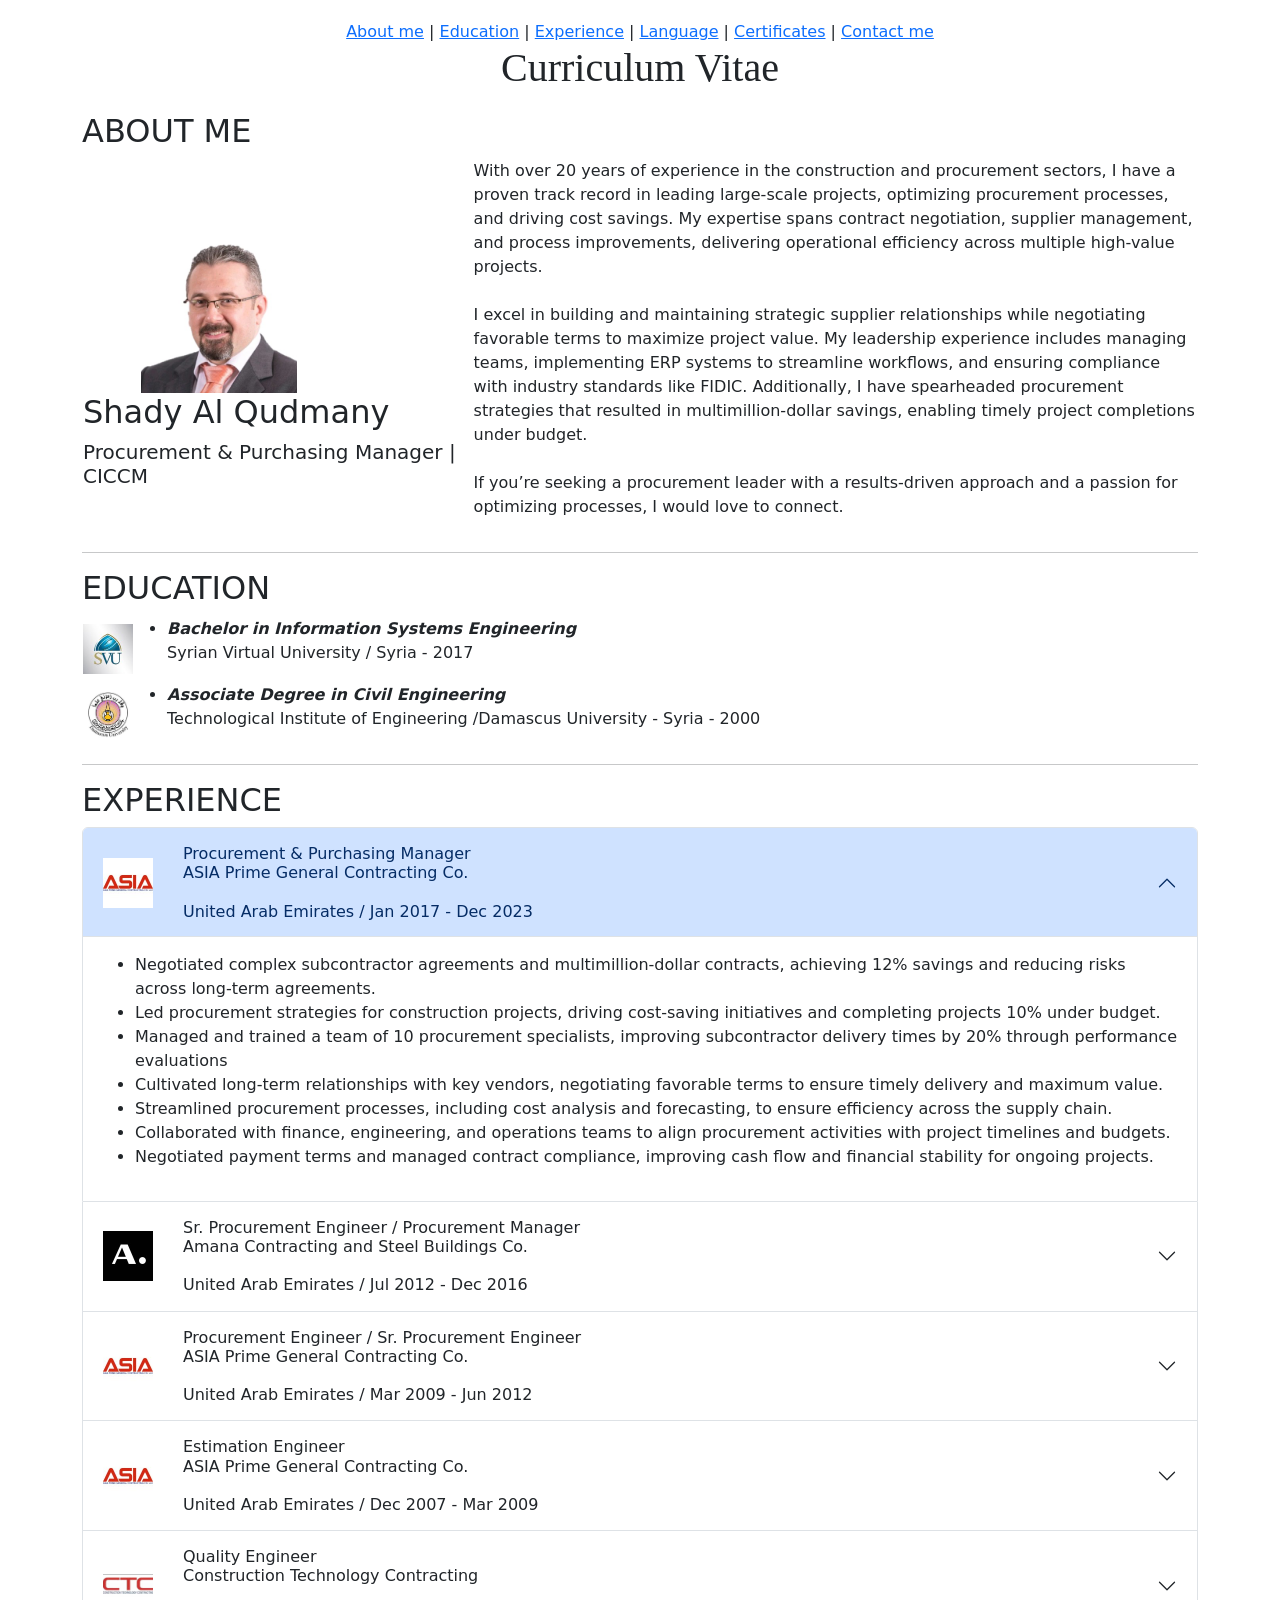
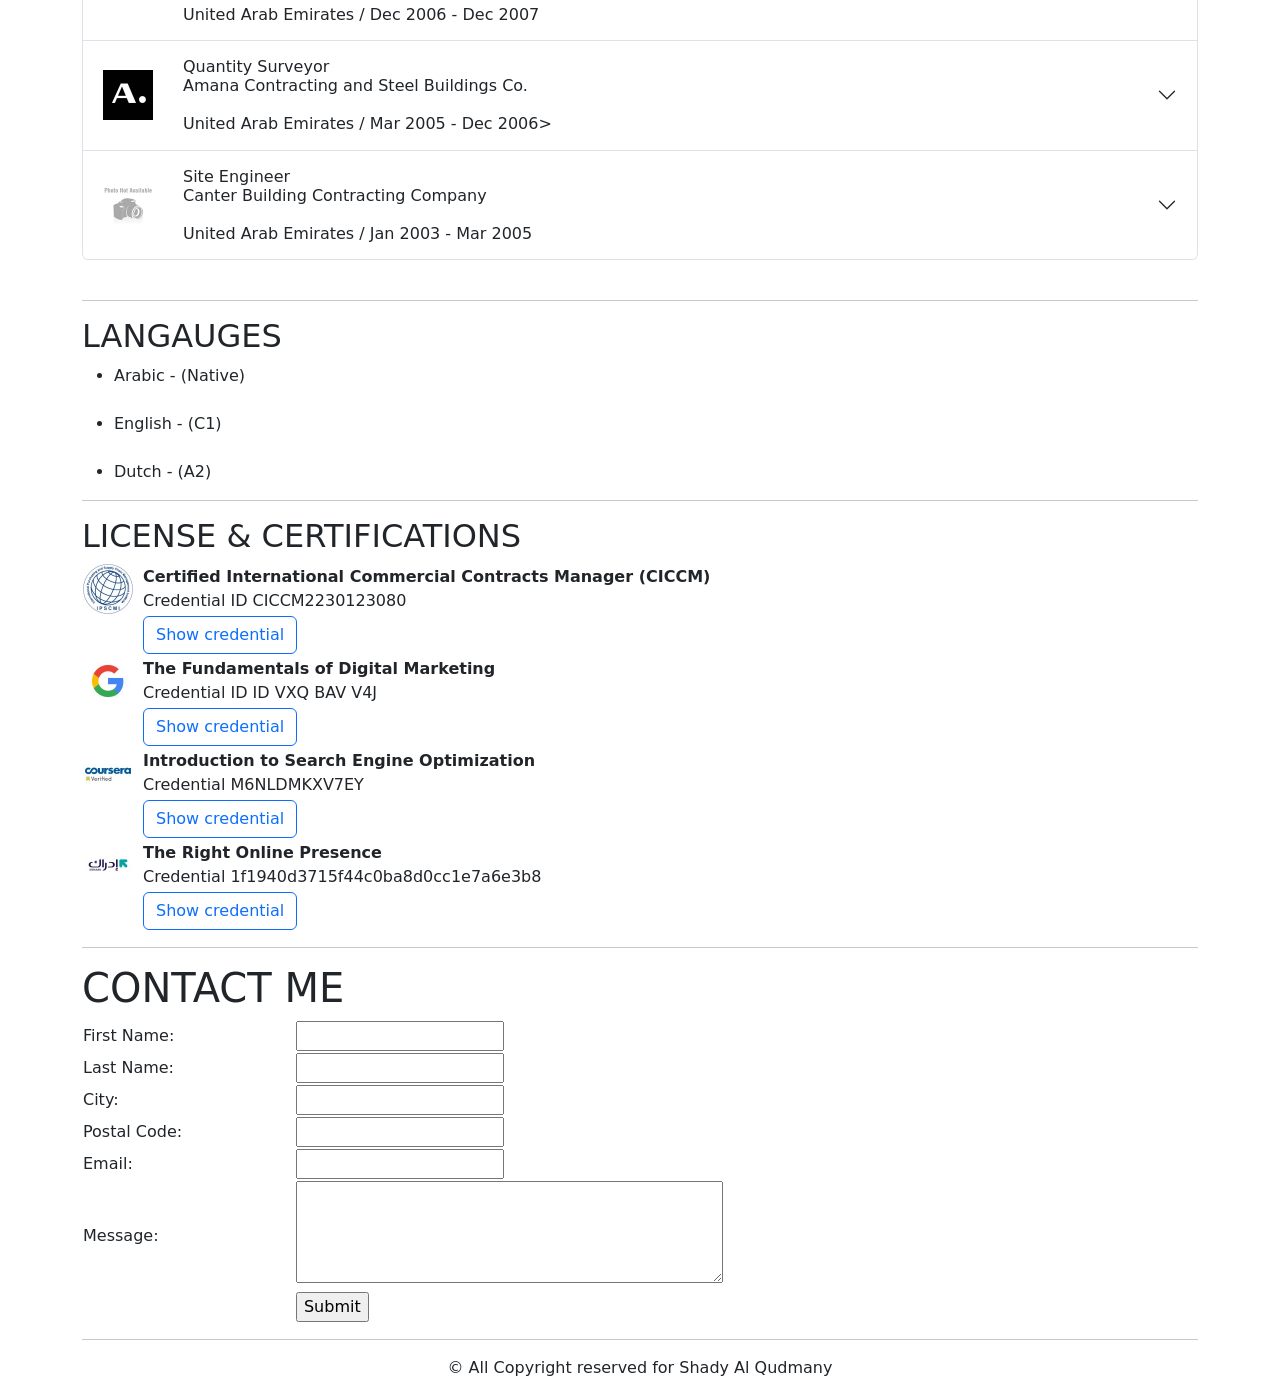
<file: Front End Frameworks/Assignment 2 -Time to Bootstrap/index.html>
<!DOCTYPE html>
<html lang="en">

<head>
    <meta charset="UTF-8">
    <meta name="viewport" content="width=device-width, initial-scale=1.0">
    <link href="./css/bootstrap.min.css" rel="stylesheet">
    <title>Curriculum Vitae</title>
    <style>
        body {
            background-color: rgb(255, 255, 255);
        }

        .main-header {
            text-align: center;
            margin: 20px;
        }
    </style>
</head>

<body>
    <div class="container">
        <header class="main-header">
            <nav>
                <a href="#about-me">About me</a> |
                <a href="#education">Education</a> |
                <a href="#experience">Experience</a> |
                <a href="#language">Language</a> |
                <a href="#certificate">Certificates</a> |
                <a href="#contact">Contact me</a>
            </nav>
            <h1 style="font-family:cursive"> Curriculum Vitae</h1>
        </header>
        <h2><a id="about-me">ABOUT ME</a></h2>
        <table>
            <tr>
                <td width="35%">
                    <a href="./Images/Shady.jpeg"> <img src="./Images/Shady.jpeg" alt="Shady Image" width="40%"
                            style="margin-left: 15%; margin-top: 10%;" /></a>
                    <h2> Shady Al Qudmany</h2>
                    <h5>Procurement & Purchasing Manager | CICCM </h5>
                </td>
                <td>
                    <p>
                        With over 20 years of experience in the construction and procurement sectors, I have a proven
                        track
                        record
                        in
                        leading large-scale projects, optimizing procurement processes, and driving cost savings. My
                        expertise spans
                        contract negotiation, supplier management, and process improvements, delivering operational
                        efficiency
                        across
                        multiple high-value projects.<br> <br>
                        I excel in building and maintaining strategic supplier relationships while negotiating favorable
                        terms to
                        maximize project value. My leadership experience includes managing teams, implementing ERP
                        systems
                        to
                        streamline
                        workflows, and ensuring compliance with industry standards like FIDIC. Additionally, I have
                        spearheaded
                        procurement strategies that resulted in multimillion-dollar savings, enabling timely project
                        completions
                        under
                        budget. <br><br>
                        If you’re seeking a procurement leader with a results-driven approach and a passion for
                        optimizing
                        processes, I
                        would love to connect.
                    </p>
                </td>

            </tr>
        </table>
        <hr>
        <h2><a id="education">EDUCATION</a></h2>
        <table>
            <tbody>
                <tr>
                    <td> <img src="Images/syrianvirtualuniversity_logo.jpeg" alt="SVU_Image" width="50"> </td>
                    <td>
                        <ul>
                            <li>
                                <i><b>Bachelor in Information Systems Engineering </b></i><br>
                                Syrian Virtual University / Syria - 2017
                            </li>
                        </ul>
                    </td>
                </tr>
                <tr>
                    <td> <img src="Images/damascus_logo.jpeg" alt="Damascus" width="50"> </td>
                    <td>
                        <ul>
                            <li>
                                <i><b>Associate Degree in Civil Engineering </b></i><br>
                                Technological Institute of Engineering /Damascus University - Syria - 2000
                            </li>
                        </ul>
                    </td>
                </tr>
            </tbody>
        </table>

        <hr>
        <h2><a id="experience"> EXPERIENCE </a></h2>

        <!-- Bigning of Accordion -->
        <div class="accordion" id="accordionExample">

            <!-- First Accordion -->
            <div class="accordion-item">
                <h2 class="accordion-header">
                    <button class="accordion-button" type="button" data-bs-toggle="collapse"
                        data-bs-target="#collapseOne" aria-expanded="true" aria-controls="collapseOne">
                        <img src="Images/asiaprime_logo.jpeg" alt="asiaprime" width="50" style="margin: 0 30px 0 0;">
                        Procurement & Purchasing Manager
                        <br>
                        ASIA Prime General Contracting Co. <br><br>
                        United Arab Emirates / Jan 2017 - Dec 2023
                    </button>
                </h2>
                <div id="collapseOne" class="accordion-collapse collapse show" data-bs-parent="#accordionExample">
                    <div class="accordion-body">
                        <ul>
                            <li>
                                Negotiated complex subcontractor agreements and multimillion-dollar contracts,
                                achieving 12% savings and reducing risks across long-term agreements.
                            </li>
                            <li>
                                Led procurement strategies for construction projects, driving cost-saving initiatives
                                and completing projects 10% under budget.
                            </li>
                            <li>
                                Managed and trained a team of 10 procurement specialists, improving subcontractor
                                delivery times by 20% through performance evaluations
                            </li>
                            <li>
                                Cultivated long-term relationships with key vendors, negotiating favorable terms to
                                ensure timely delivery and maximum value.
                            </li>
                            <li>
                                Streamlined procurement processes, including cost analysis and forecasting, to
                                ensure efficiency across the supply chain.
                            </li>
                            <li>
                                Collaborated with finance, engineering, and operations teams to align procurement
                                activities with project timelines and budgets.
                            </li>
                            <li>Negotiated payment terms and managed contract compliance, improving cash flow
                                and financial stability for ongoing projects.
                            </li>
                        </ul>
                    </div>
                </div>
            </div>

            <!-- Second Accordion -->
            <div class="accordion-item">
                <h2 class="accordion-header">
                    <button class="accordion-button collapsed" type="button" data-bs-toggle="collapse"
                        data-bs-target="#collapseTwo" aria-expanded="false" aria-controls="collapseTwo">
                        <img src="Images/groupamana_logo.jpeg" alt="amana" width="50" style="margin: 0 30px 0 0;">
                        Sr. Procurement Engineer / Procurement Manager<br>
                        Amana Contracting and Steel Buildings Co.<br><br>
                        United Arab Emirates / Jul 2012 - Dec 2016
                    </button>
                </h2>
                <div id="collapseTwo" class="accordion-collapse collapse" data-bs-parent="#accordionExample">
                    <div class="accordion-body">
                        <ul>
                            <li>
                                Oversaw all procurement activities for projects, coordinating with site teams to align
                                procurement schedules with project timelines.
                            </li>
                            <li>
                                Managed and delegated tasks within the procurement team, reviewing and approving
                                price offers from subcontractors and suppliers.
                            </li>
                            <li>
                                Supported the construction team in securing client/consultant approvals for critical
                                materials and subcontractors as required.
                            </li>
                            <li>
                                Led procurement and subcontracts division, negotiating pricing, terms, and contracts
                                to maximize savings and meet project budget goals.
                            </li>
                            <li>
                                Developed and maintained a supplier and subcontractor performance evaluation
                                system, incorporating feedback from both procurement and construction teams.
                            </li>
                            <li>
                                Provided insights to the Business Development and Estimation teams on current
                                market prices and the availability of new materials.
                            </li>
                        </ul>
                    </div>
                </div>
            </div>

            <!-- Third Accordion -->
            <div class="accordion-item">
                <h2 class="accordion-header">
                    <button class="accordion-button collapsed" type="button" data-bs-toggle="collapse"
                        data-bs-target="#collapseThree" aria-expanded="false" aria-controls="collapseThree">
                        <img src="Images/asiaprime_logo.jpeg" alt="asiaprime" width="50" style="margin: 0 30px 0 0;">
                        Procurement Engineer / Sr. Procurement Engineer<br>
                        ASIA Prime General Contracting Co. <br> <br>
                        United Arab Emirates / Mar 2009 - Jun 2012
                    </button>
                </h2>
                <div id="collapseThree" class="accordion-collapse collapse" data-bs-parent="#accordionExample">
                    <div class="accordion-body">
                        <ul>
                            <li>
                                Reviewed and analyzed contract documents and vendor offers, ensuring alignment
                                with technical, commercial, and budgetary requirements for management approval.
                            </li>
                            <li>
                                Negotiated vendor prices and contract terms, ensuring compliance with project
                                specifications while addressing quality, timeline, and cost constraints.
                            </li>
                            <li>
                                Coordinated with construction teams and vendors to ensure timely delivery of
                                materials, managing pre-qualification documents and client approvals.
                            </li>
                            <li>
                                Issued Letters of Intent and subcontracts, ensuring compliance with contractual
                                agreements and overseeing subcontractor insurance and bonds.
                            </li>
                            <li>
                                Developed and maintained a supplier performance evaluation system, streamlining
                                procurement through cost analysis, forecasting, and vendor reviews.
                            </li>
                        </ul>
                    </div>
                </div>
            </div>

            <!-- Forth Accordion -->
            <div class="accordion-item">
                <h2 class="accordion-header">
                    <button class="accordion-button collapsed" type="button" data-bs-toggle="collapse"
                        data-bs-target="#collapseFour" aria-expanded="false" aria-controls="collapseFour">
                        <img src="Images/asiaprime_logo.jpeg" alt="asiaprime" width="50" style="margin: 0 30px 0 0;">
                        Estimation Engineer <br>
                        ASIA Prime General Contracting Co. <br> <br>
                        United Arab Emirates / Dec 2007 - Mar 2009
                    </button>
                </h2>
                <div id="collapseFour" class="accordion-collapse collapse" data-bs-parent="#accordionExample">
                    <div class="accordion-body">
                        <ul>
                            <li>
                                Reviewed tender documents and conducted site visits to assess project requirements
                                for accurate estimations.
                            </li>
                            <li>
                                Compiled estimation data, collaborating with quantity surveyors to align cost
                                schedules with project requirements.
                            </li>
                            <li>
                                Coordinated with the engineering team on design-build projects, ensuring submission
                                compliance and pricing accuracy.
                            </li>
                            <li>
                                Managed RFIs and liaised with suppliers for competitive quotes, ensuring timely
                                delivery of estimation documents aligned with project timelines.
                            </li>
                        </ul>
                    </div>
                </div>
            </div>

            <!-- Fifth Accordion -->
            <div class="accordion-item">
                <h2 class="accordion-header">
                    <button class="accordion-button collapsed" type="button" data-bs-toggle="collapse"
                        data-bs-target="#collapseFive" aria-expanded="false" aria-controls="collapseFive">
                        <img src="Images/CTC.jpeg" alt="ctc" width="50" style="margin: 0 30px 0 0;">
                        Quality Engineer<br>
                        Construction Technology Contracting <br><br>
                        United Arab Emirates / Dec 2006 - Dec 2007
                    </button>
                </h2>
                <div id="collapseFive" class="accordion-collapse collapse" data-bs-parent="#accordionExample">
                    <div class="accordion-body">
                        <ul>
                            <li>
                                Contributed to the development and improvement of the Quality Management
                                System (QMS), ensuring compliance with industry standards and company objectives.
                            </li>
                            <li>
                                Supported Quality Inspectors in maintaining adherence to quality requirements, while
                                collaborating on the customization of Timberline estimating software to meet
                                operational needs.
                            </li>
                        </ul>
                    </div>
                </div>
            </div>

            <!-- Sixth Accordion -->
            <div class="accordion-item">
                <h2 class="accordion-header">
                    <button class="accordion-button collapsed" type="button" data-bs-toggle="collapse"
                        data-bs-target="#collapseSix" aria-expanded="false" aria-controls="collapseSix">
                        <img src="Images/groupamana_logo.jpeg" alt="ctc" width="50" style="margin: 0 30px 0 0;">
                        Quantity Surveyor<br>
                        Amana Contracting and Steel Buildings Co. <br><br>
                        United Arab Emirates / Mar 2005 - Dec 2006>
                    </button>
                </h2>
                <div id="collapseSix" class="accordion-collapse collapse" data-bs-parent="#accordionExample">
                    <div class="accordion-body">
                        <ul>
                            <li>
                                Developed and implemented cost control procedures and budgets, collaborating with
                                Project Managers to optimize project expenses and profitability.
                            </li>
                            <li>
                                Managed change orders, subcontractor valuations, and claims, ensuring compliance
                                with contractual obligations and supporting the estimation team with cost
                                assessments.
                            </li>
                        </ul>
                    </div>
                </div>
            </div>

            <!-- Seven Accordion -->
            <div class="accordion-item">
                <h2 class="accordion-header">
                    <button class="accordion-button collapsed" type="button" data-bs-toggle="collapse"
                        data-bs-target="#collapseSeven" aria-expanded="false" aria-controls="collapseSeven">
                        <img src="Images/photo_not_available.gif" alt="photo not avilable" width="50"
                            style="margin: 0 30px 0 0;">
                        Site Engineer <br>
                        Canter Building Contracting Company <br><br>
                        United Arab Emirates / Jan 2003 - Mar 2005
                    </button>
                </h2>
                <div id="collapseSeven" class="accordion-collapse collapse" data-bs-parent="#accordionExample">
                    <div class="accordion-body">
                        <ul>
                            <li>
                                Reviewed construction drawings and drafted method statements to ensure
                                compliance with project specifications, while coordinating material delivery and
                                resource allocation. </li>
                            <li>
                                Monitored project progress, overseeing safety, quality control, and team productivity
                                to meet milestones and maintain project timelines. </li>
                        </ul>
                    </div>
                </div>
            </div>
        </div>
        <br>
        <hr>

        <h2><a id="language"> LANGAUGES </a></h2>
        <ul>
            <li>
                Arabic - (Native)
            </li> <br>
            <li>
                English - (C1)
            </li> <br>
            <li>
                Dutch - (A2)
            </li>
        </ul>
        <hr>

        <h2><a id="certificate"> LICENSE & CERTIFICATIONS </a></h2>
        <table>
            <tr>
                <td width="60px">
                    <img src="Images/CICCM logo.jpeg" alt="CICCM" width="50">
                </td>
                <td>
                    <strong>Certified International Commercial Contracts Manager (CICCM) </strong> <br>
                    Credential ID CICCM2230123080
                </td>
            <tr>
                <td></td>
                <td>
                    <a href="https://drive.google.com/file/d/153j_loigAVQNmXMIf56dI6yRtZIIy1zH/view?usp=share_link"
                        target="_blank"><input type="button" value="Show credential"
                            class="btn btn-outline-primary"></a>
                </td>
            </tr>
            </tr>

            <tr>
                <td width="60px">
                    <img src="Images/Google.jpeg" alt="google" width="50">
                </td>
                <td>
                    <strong> The Fundamentals of Digital Marketing </strong> <br>
                    Credential ID ID VXQ BAV V4J
                </td>
            <tr>
                <td></td>
                <td>
                    <a href="https://drive.google.com/file/d/1ZFE-YmUwwxJt8St6-dDQo0NQ9wjXwXpg/view"
                        target="_blank"><input type="button" value="Show credential"
                            class="btn btn-outline-primary"></a>
                </td>
            </tr>
            </tr>

            <tr>
                <td width="60px">
                    <img src="Images/Coursera Logo.jpeg" alt="coursera" width="50">
                </td>
                <td>
                    <strong> Introduction to Search Engine Optimization </strong> <br>
                    Credential M6NLDMKXV7EY
                </td>
            <tr>
                <td></td>
                <td>
                    <a href="https://www.coursera.org/account/accomplishments/certificate/M6NLDMKXV7EY"
                        target="_blank"><input type="button" value="Show credential"
                            class="btn btn-outline-primary"></a>
                </td>
            </tr>
            </tr>

            <tr>
                <td width="60px">
                    <img src="Images/edraak_logo.jpeg" alt="edraak" width="50">
                </td>
                <td>
                    <strong> The Right Online Presence </strong> <br>
                    Credential 1f1940d3715f44c0ba8d0cc1e7a6e3b8
                </td>
            <tr>
                <td></td>
                <td>
                    <a href="https://courses.edraak.org/certificates/1f1940d3715f44c0ba8d0cc1e7a6e3b8"
                        target="_blank"><input type="button" value="Show credential"
                            class="btn btn-outline-primary"></a>
                </td>
            </tr>
            </tr>

        </table>
        <hr>

        <form action="">
            <table width="100%">
                <tr>
                    <h1 id="contact">CONTACT ME</h1>
                </tr>
                <tr>
                    <td><label for="FirstName">First Name:</label></td>
                    <td><input type="text" id="FirstName" name="FirstName" required></td>
                </tr>
                <tr>
                    <td><label for="LastName">Last Name:</label></td>
                    <td><input type="text" id="LastName" name="LastName" required></td>
                </tr>
                <tr>
                    <td><label for="City">City:</label></td>
                    <td><input type="text" id="City" name="City" required></td>
                </tr>
                <tr>
                </tr>
                <tr>
                    <td><label for="postcode">Postal Code:</label></td>
                    <td><input type="text" id="postcode" name="postcode" required></td>
                </tr>
                <tr>
                    <td><label for="Email">Email:</label></td>
                    <td><input type="email" id="Email" name="Email" required oninput="validateEmails()"></td>
                </tr>
                <tr>
                <tr>
                    <td><label for="comments">Message:</label></td>
                    <td><textarea id="comments" name="comments" rows="4" cols="50"></textarea></td>
                </tr>
                <tr>
                    <td></td>
                    <td> <input type="submit" value="Submit">
                    </td>
                </tr>
            </table>
            <hr>
    </div>
    <footer style="text-align: center">
        &copy; All Copyright reserved for Shady Al Qudmany
    </footer>

    <script src="./js/bootstrap.bundle.min.js"></script>
</body>

</html
</file>
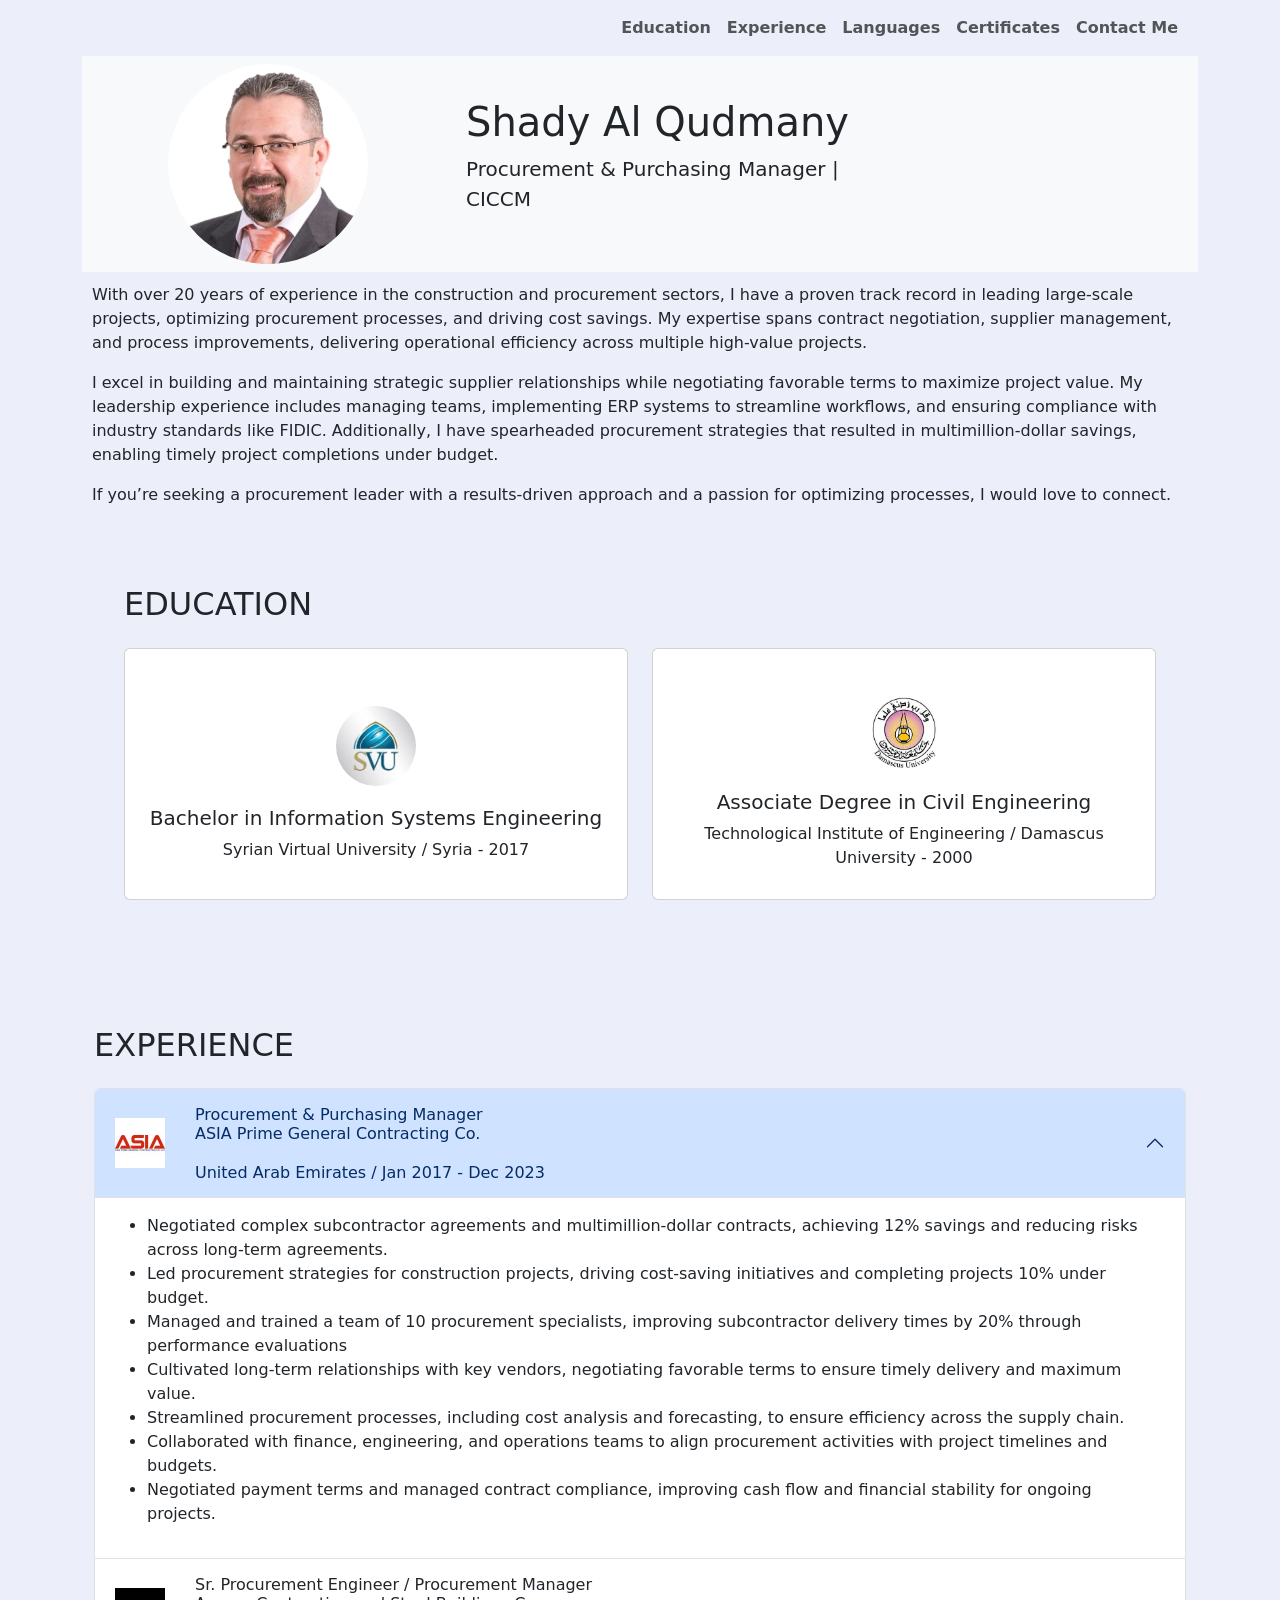
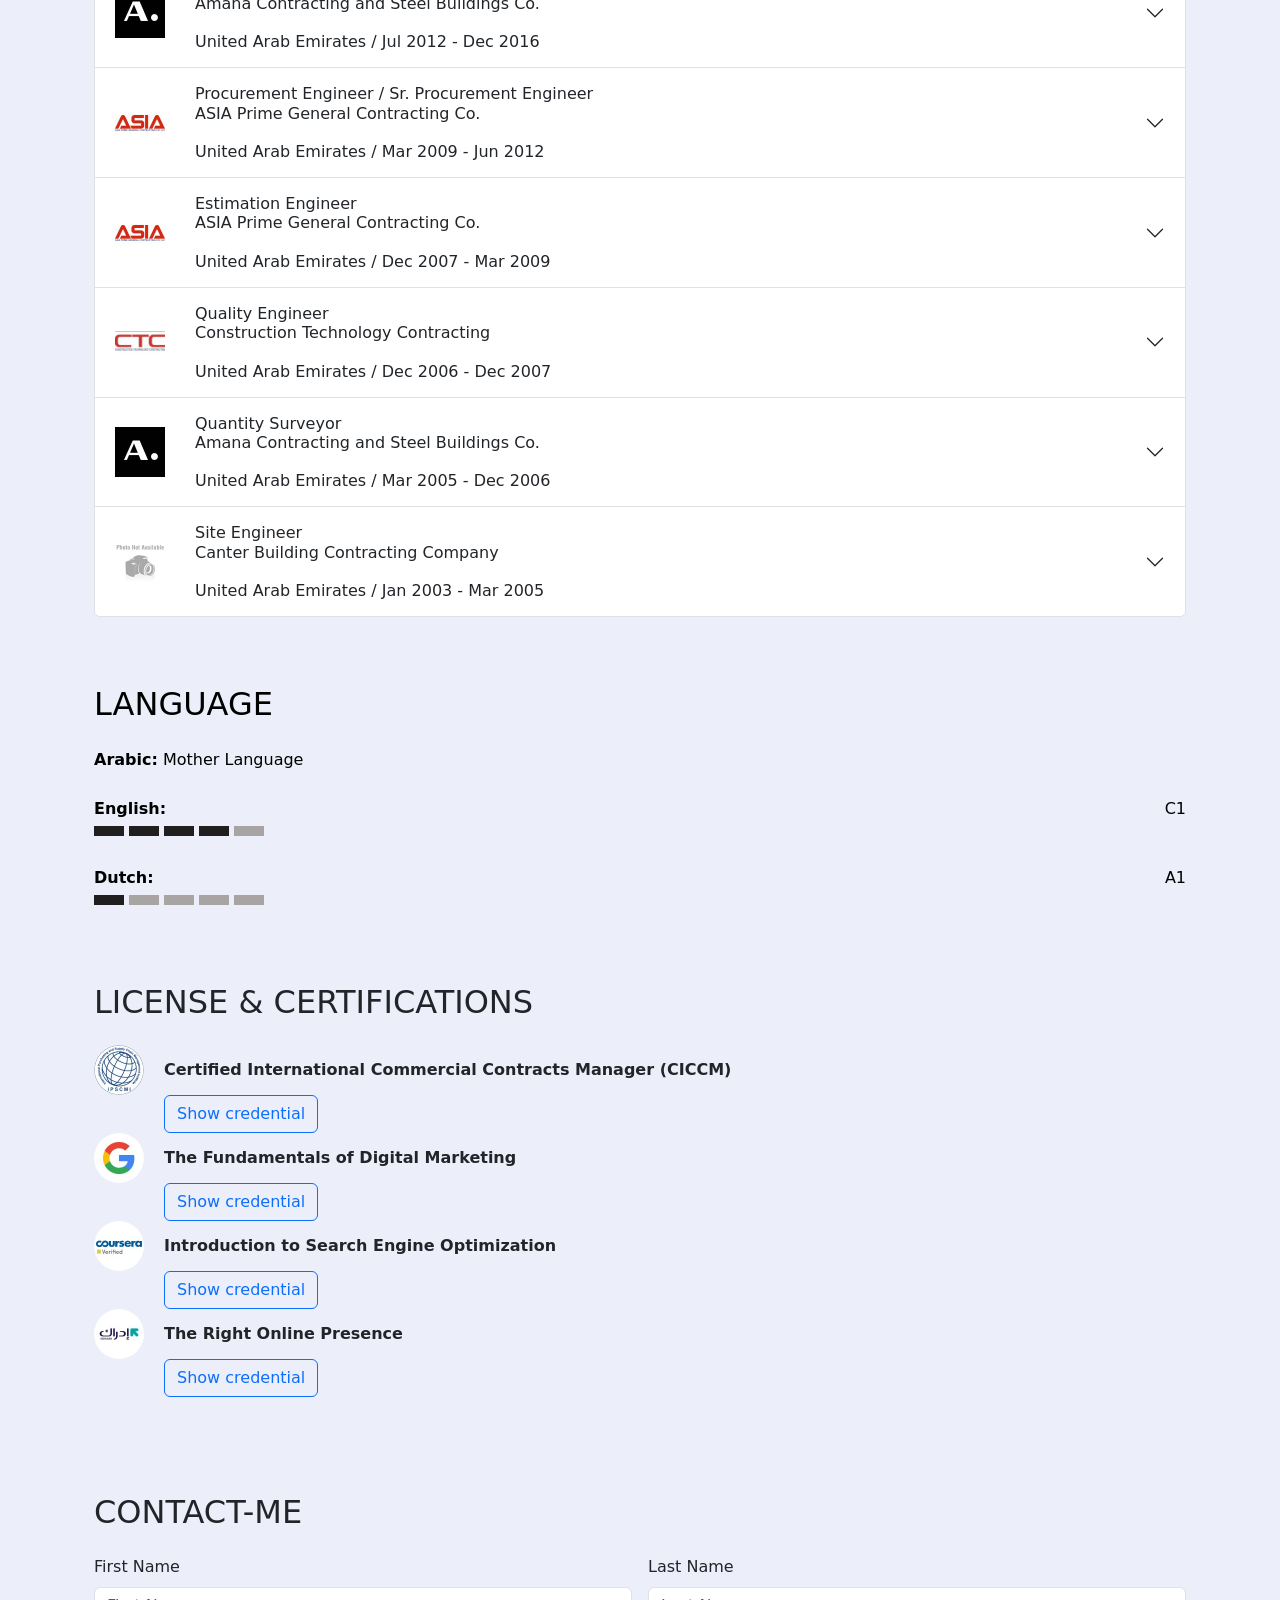
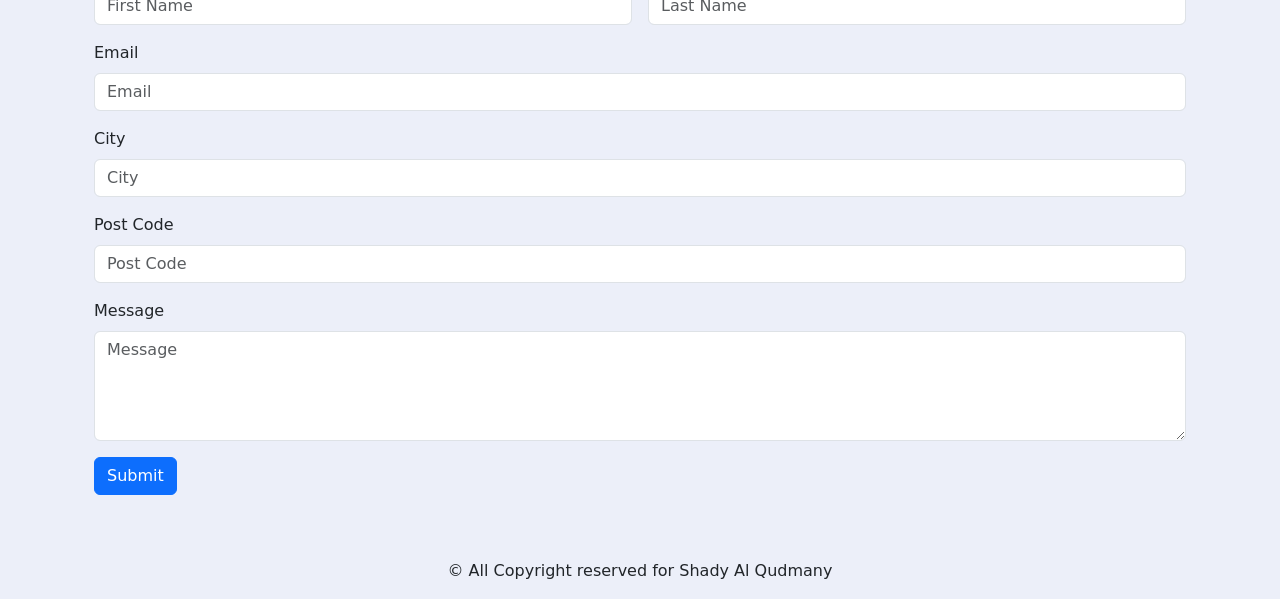
<file: Front End Frameworks/Assignment 3 -Your first website with Framework/index.html>
<!DOCTYPE html>
<html lang="en">

<head>
    <meta charset="UTF-8">
    <meta name="viewport" content="width=device-width, initial-scale=1.0">
    <link href="./css/bootstrap.min.css" rel="stylesheet">
    <link rel="stylesheet" href="./css/style.css">
    <script src="./js/bootstrap.bundle.min.js" defer></script>
    <title>Shady Al Qudmany | CV</title>
</head>

<body>
    <div class="container">
        <!-- Navbar -->
        <header class="main-header sticky-top">
            <div class="container">
                <nav class="navbar navbar-expand-lg navbar-light bg-light">
                    <button class="navbar-toggler" type="button" data-bs-toggle="collapse" data-bs-target="#navbarNav"
                        aria-controls="navbarNav" aria-expanded="false" aria-label="Toggle navigation">
                        <span class="navbar-toggler-icon"></span>
                    </button>
                    <div class="collapse navbar-collapse" id="navbarNav">
                        <ul class="navbar-nav ms-auto">
                            <li class="nav-item"><a class="nav-link" href="#education">Education</a></li>
                            <li class="nav-item"><a class="nav-link" href="#experience">Experience</a></li>
                            <li class="nav-item"><a class="nav-link" href="#languages">Languages</a></li>
                            <li class="nav-item"><a class="nav-link" href="#certificate">Certificates</a></li>
                            <li class="nav-item"><a class="nav-link" href="#contact">Contact Me</a></li>
                        </ul>
                    </div>
                </nav>
            </div>
        </header>
        <section id="about" class="bg-light py-2">
            <div class="container">
                <div class="row align-items-center">
                    <div class="col-md-4 text-center">
                        <img src="./Images/Shady.jpeg" alt="Shady Al Qudmany" class="about-img img-fluid">
                    </div>
                    <div class="col-md-5">
                        <h1 class="display-7">Shady Al Qudmany</h1>
                        <p class="lead">Procurement & Purchasing Manager | CICCM</p>
                    </div>
                </div>
            </div>
        </section>
        <div class="about-me">
            <p>
                With over 20 years of experience in the construction and procurement sectors, I have a proven
                track record in
                leading large-scale projects, optimizing procurement processes, and driving cost savings. My
                expertise spans
                contract negotiation, supplier management, and process improvements, delivering operational
                efficiency
                across
                multiple high-value projects.
            </p>
            <p>I excel in building and maintaining strategic supplier relationships while negotiating favorable
                terms to
                maximize project value. My leadership experience includes managing teams, implementing ERP
                systems
                to
                streamline
                workflows, and ensuring compliance with industry standards like FIDIC. Additionally, I have
                spearheaded
                procurement strategies that resulted in multimillion-dollar savings, enabling timely project
                completions
                under
                budget.
            </p>
            <p>If you’re seeking a procurement leader with a results-driven approach and a passion for
                optimizing
                processes, I
                would love to connect.
            </p>
        </div>

        <section id="education" class="py-5">
            <div class="container">
                <h2 class="mb-4">EDUCATION</h2>
                <div class="row g-4">
                    <div class="col-md-6">
                        <div class="card h-100">
                            <div class="card-body">
                                <a href="https://svuonline.org/" target="_blank"><img
                                        src="Images/syrianvirtualuniversity_logo.jpeg"
                                        alt="Syrian Virtual University"></a>
                                <h5 class="card-title">Bachelor in Information Systems Engineering</h5>
                                <p class="card-text">Syrian Virtual University / Syria - 2017</p>
                            </div>
                        </div>
                    </div>
                    <div class="col-md-6">
                        <div class="card h-100">
                            <div class="card-body">
                                <a href="https://www.damascusuniversity.edu.sy/" target="_blank"><img
                                        src="Images/damascus_logo.jpeg" alt="Damascus University"></a>
                                <h5 class="card-title">Associate Degree in Civil Engineering</h5>
                                <p class="card-text">Technological Institute of Engineering / Damascus University -
                                    2000</p>
                            </div>
                        </div>
                    </div>
                </div>
            </div>
        </section>

        <!-- Experience -->
        <section id="experience" class="py-5">
            <div class="container">
                <h2 class="mb-4">EXPERIENCE</h2>

                <!-- Bigning of Accordion -->
                <div class="accordion" id="accordionExample">

                    <!-- First Accordion -->
                    <div class="accordion-item">
                        <h2 class="accordion-header">
                            <button class="accordion-button" type="button" data-bs-toggle="collapse"
                                data-bs-target="#collapseOne" aria-expanded="true" aria-controls="collapseOne">
                                <img src="Images/asiaprime_logo.jpeg" alt="asiaprime" width="50"
                                    style="margin: 0 30px 0 0;">
                                Procurement & Purchasing Manager
                                <br>
                                ASIA Prime General Contracting Co. <br><br>
                                United Arab Emirates / Jan 2017 - Dec 2023
                            </button>
                        </h2>
                        <div id="collapseOne" class="accordion-collapse collapse show"
                            data-bs-parent="#accordionExample">
                            <div class="accordion-body">
                                <ul>
                                    <li>
                                        Negotiated complex subcontractor agreements and multimillion-dollar
                                        contracts,
                                        achieving 12% savings and reducing risks across long-term agreements.
                                    </li>
                                    <li>
                                        Led procurement strategies for construction projects, driving cost-saving
                                        initiatives
                                        and completing projects 10% under budget.
                                    </li>
                                    <li>
                                        Managed and trained a team of 10 procurement specialists, improving
                                        subcontractor
                                        delivery times by 20% through performance evaluations
                                    </li>
                                    <li>
                                        Cultivated long-term relationships with key vendors, negotiating favorable
                                        terms to
                                        ensure timely delivery and maximum value.
                                    </li>
                                    <li>
                                        Streamlined procurement processes, including cost analysis and forecasting,
                                        to
                                        ensure efficiency across the supply chain.
                                    </li>
                                    <li>
                                        Collaborated with finance, engineering, and operations teams to align
                                        procurement
                                        activities with project timelines and budgets.
                                    </li>
                                    <li>Negotiated payment terms and managed contract compliance, improving cash
                                        flow
                                        and financial stability for ongoing projects.
                                    </li>
                                </ul>
                            </div>
                        </div>
                    </div>

                    <!-- Second Accordion -->
                    <div class="accordion-item">
                        <h2 class="accordion-header">
                            <button class="accordion-button collapsed" type="button" data-bs-toggle="collapse"
                                data-bs-target="#collapseTwo" aria-expanded="false" aria-controls="collapseTwo">
                                <img src="Images/groupamana_logo.jpeg" alt="amana" width="50"
                                    style="margin: 0 30px 0 0;">
                                Sr. Procurement Engineer / Procurement Manager<br>
                                Amana Contracting and Steel Buildings Co.<br><br>
                                United Arab Emirates / Jul 2012 - Dec 2016
                            </button>
                        </h2>
                        <div id="collapseTwo" class="accordion-collapse collapse" data-bs-parent="#accordionExample">
                            <div class="accordion-body">
                                <ul>
                                    <li>
                                        Oversaw all procurement activities for projects, coordinating with site
                                        teams to
                                        align
                                        procurement schedules with project timelines.
                                    </li>
                                    <li>
                                        Managed and delegated tasks within the procurement team, reviewing and
                                        approving
                                        price offers from subcontractors and suppliers.
                                    </li>
                                    <li>
                                        Supported the construction team in securing client/consultant approvals for
                                        critical
                                        materials and subcontractors as required.
                                    </li>
                                    <li>
                                        Led procurement and subcontracts division, negotiating pricing, terms, and
                                        contracts
                                        to maximize savings and meet project budget goals.
                                    </li>
                                    <li>
                                        Developed and maintained a supplier and subcontractor performance evaluation
                                        system, incorporating feedback from both procurement and construction teams.
                                    </li>
                                    <li>
                                        Provided insights to the Business Development and Estimation teams on
                                        current
                                        market prices and the availability of new materials.
                                    </li>
                                </ul>
                            </div>
                        </div>
                    </div>

                    <!-- Third Accordion -->
                    <div class="accordion-item">
                        <h2 class="accordion-header">
                            <button class="accordion-button collapsed" type="button" data-bs-toggle="collapse"
                                data-bs-target="#collapseThree" aria-expanded="false" aria-controls="collapseThree">
                                <img src="Images/asiaprime_logo.jpeg" alt="asiaprime" width="50"
                                    style="margin: 0 30px 0 0;">
                                Procurement Engineer / Sr. Procurement Engineer<br>
                                ASIA Prime General Contracting Co. <br> <br>
                                United Arab Emirates / Mar 2009 - Jun 2012
                            </button>
                        </h2>
                        <div id="collapseThree" class="accordion-collapse collapse" data-bs-parent="#accordionExample">
                            <div class="accordion-body">
                                <ul>
                                    <li>
                                        Reviewed and analyzed contract documents and vendor offers, ensuring
                                        alignment
                                        with technical, commercial, and budgetary requirements for management
                                        approval.
                                    </li>
                                    <li>
                                        Negotiated vendor prices and contract terms, ensuring compliance with
                                        project
                                        specifications while addressing quality, timeline, and cost constraints.
                                    </li>
                                    <li>
                                        Coordinated with construction teams and vendors to ensure timely delivery of
                                        materials, managing pre-qualification documents and client approvals.
                                    </li>
                                    <li>
                                        Issued Letters of Intent and subcontracts, ensuring compliance with
                                        contractual
                                        agreements and overseeing subcontractor insurance and bonds.
                                    </li>
                                    <li>
                                        Developed and maintained a supplier performance evaluation system,
                                        streamlining
                                        procurement through cost analysis, forecasting, and vendor reviews.
                                    </li>
                                </ul>
                            </div>
                        </div>
                    </div>

                    <!-- Forth Accordion -->
                    <div class="accordion-item">
                        <h2 class="accordion-header">
                            <button class="accordion-button collapsed" type="button" data-bs-toggle="collapse"
                                data-bs-target="#collapseFour" aria-expanded="false" aria-controls="collapseFour">
                                <img src="Images/asiaprime_logo.jpeg" alt="asiaprime" width="50"
                                    style="margin: 0 30px 0 0;">
                                Estimation Engineer <br>
                                ASIA Prime General Contracting Co. <br> <br>
                                United Arab Emirates / Dec 2007 - Mar 2009
                            </button>
                        </h2>
                        <div id="collapseFour" class="accordion-collapse collapse" data-bs-parent="#accordionExample">
                            <div class="accordion-body">
                                <ul>
                                    <li>
                                        Reviewed tender documents and conducted site visits to assess project
                                        requirements
                                        for accurate estimations.
                                    </li>
                                    <li>
                                        Compiled estimation data, collaborating with quantity surveyors to align
                                        cost
                                        schedules with project requirements.
                                    </li>
                                    <li>
                                        Coordinated with the engineering team on design-build projects, ensuring
                                        submission
                                        compliance and pricing accuracy.
                                    </li>
                                    <li>
                                        Managed RFIs and liaised with suppliers for competitive quotes, ensuring
                                        timely
                                        delivery of estimation documents aligned with project timelines.
                                    </li>
                                </ul>
                            </div>
                        </div>
                    </div>

                    <!-- Fifth Accordion -->
                    <div class="accordion-item">
                        <h2 class="accordion-header">
                            <button class="accordion-button collapsed" type="button" data-bs-toggle="collapse"
                                data-bs-target="#collapseFive" aria-expanded="false" aria-controls="collapseFive">
                                <img src="Images/CTC.jpeg" alt="ctc-image" width="50" style="margin: 0 30px 0 0;">
                                Quality Engineer<br>
                                Construction Technology Contracting <br><br>
                                United Arab Emirates / Dec 2006 - Dec 2007
                            </button>
                        </h2>
                        <div id="collapseFive" class="accordion-collapse collapse" data-bs-parent="#accordionExample">
                            <div class="accordion-body">
                                <ul>
                                    <li>
                                        Contributed to the development and improvement of the Quality Management
                                        System (QMS), ensuring compliance with industry standards and company
                                        objectives.
                                    </li>
                                    <li>
                                        Supported Quality Inspectors in maintaining adherence to quality
                                        requirements, while
                                        collaborating on the customization of Timberline estimating software to meet
                                        operational needs.
                                    </li>
                                </ul>
                            </div>
                        </div>
                    </div>

                    <!-- Sixth Accordion -->
                    <div class="accordion-item">
                        <h2 class="accordion-header">
                            <button class="accordion-button collapsed" type="button" data-bs-toggle="collapse"
                                data-bs-target="#collapseSix" aria-expanded="false" aria-controls="collapseSix">
                                <img src="Images/groupamana_logo.jpeg" alt="ctc" width="50" style="margin: 0 30px 0 0;">
                                Quantity Surveyor<br>
                                Amana Contracting and Steel Buildings Co. <br><br>
                                United Arab Emirates / Mar 2005 - Dec 2006
                            </button>
                        </h2>
                        <div id="collapseSix" class="accordion-collapse collapse" data-bs-parent="#accordionExample">
                            <div class="accordion-body">
                                <ul>
                                    <li>
                                        Developed and implemented cost control procedures and budgets, collaborating
                                        with
                                        Project Managers to optimize project expenses and profitability.
                                    </li>
                                    <li>
                                        Managed change orders, subcontractor valuations, and claims, ensuring
                                        compliance
                                        with contractual obligations and supporting the estimation team with cost
                                        assessments.
                                    </li>
                                </ul>
                            </div>
                        </div>
                    </div>

                    <!-- Seven Accordion -->
                    <div class="accordion-item">
                        <h2 class="accordion-header">
                            <button class="accordion-button collapsed" type="button" data-bs-toggle="collapse"
                                data-bs-target="#collapseSeven" aria-expanded="false" aria-controls="collapseSeven">
                                <img src="Images/photo_not_available.gif" alt="photo-not-avilable" width="50"
                                    style="margin: 0 30px 0 0;">
                                Site Engineer <br>
                                Canter Building Contracting Company <br><br>
                                United Arab Emirates / Jan 2003 - Mar 2005
                            </button>
                        </h2>
                        <div id="collapseSeven" class="accordion-collapse collapse" data-bs-parent="#accordionExample">
                            <div class="accordion-body">
                                <ul>
                                    <li>
                                        Reviewed construction drawings and drafted method statements to ensure
                                        compliance with project specifications, while coordinating material delivery
                                        and
                                        resource allocation. </li>
                                    <li>
                                        Monitored project progress, overseeing safety, quality control, and team
                                        productivity
                                        to meet milestones and maintain project timelines. </li>
                                </ul>
                            </div>
                        </div>
                    </div>
                </div>
            </div>
        </section>

        <!-- languages -->
        <section id="languages" class="language-section">
            <div class="container">
                <h2 class="mb-4">LANGUAGE</h2>

                <div class="language">
                    <strong>Arabic:</strong> Mother Language
                </div>

                <div class="language">
                    <strong>English:</strong> <span class="level">C1</span>
                    <div class="bar">
                        <div class="box filled"></div>
                        <div class="box filled"></div>
                        <div class="box filled"></div>
                        <div class="box filled"></div>
                        <div class="box empty"></div>
                    </div>
                </div>

                <div class="language">
                    <strong>Dutch:</strong> <span class="level">A1</span>
                    <div class="bar">
                        <div class="box filled"></div>
                        <div class="box empty"></div>
                        <div class="box empty"></div>
                        <div class="box empty"></div>
                        <div class="box empty"></div>
                    </div>
                </div>
            </div>
        </section>


        <!-- Certificates -->
        <section id="certificate" class="py-5">
            <div class="container">
                <h2 class="mb-4">LICENSE & CERTIFICATIONS</h2>

                <table class="cert-table">
                    <tr>
                        <td>
                            <img src="Images/CICCM-logo.jpeg" alt="CICCM">
                        </td>
                        <td>
                            <strong>Certified International Commercial Contracts Manager (CICCM)
                            </strong>
                        </td>
                    </tr>
                    <tr>
                        <td></td>
                        <td>
                            <a href="https://drive.google.com/file/d/153j_loigAVQNmXMIf56dI6yRtZIIy1zH/view?usp=share_link"
                                target="_blank" class="btn btn-outline-primary">Show credential</a>
                        </td>
                    </tr>
                    <tr>
                        <td>
                            <img src="Images/Google.jpeg" alt="google">
                        </td>
                        <td>
                            <strong> The Fundamentals of Digital Marketing </strong>
                        </td>
                    </tr>
                    <tr>
                        <td></td>
                        <td>
                            <a href="https://drive.google.com/file/d/1ZFE-YmUwwxJt8St6-dDQo0NQ9wjXwXpg/view"
                                target="_blank" class="btn btn-outline-primary">Show credential</a>
                        </td>
                    </tr>

                    <tr>
                        <td>
                            <img src="Images/Coursera-Logo.jpeg" alt="coursera">
                        </td>
                        <td>
                            <strong> Introduction to Search Engine Optimization </strong>
                        </td>
                    </tr>
                    <tr>
                        <td></td>
                        <td>
                            <a href="https://www.coursera.org/account/accomplishments/certificate/M6NLDMKXV7EY"
                                target="_blank" class="btn btn-outline-primary">Show credential</a>
                        </td>
                    </tr>

                    <tr>
                        <td>
                            <img src="Images/edraak_logo.jpeg" alt="edraak">
                        </td>
                        <td>
                            <strong> The Right Online Presence </strong>
                        </td>
                    </tr>
                    <tr>
                        <td></td>
                        <td>
                            <a href="https://courses.edraak.org/certificates/1f1940d3715f44c0ba8d0cc1e7a6e3b8"
                                target="_blank" class="btn btn-outline-primary">Show credential</a>
                        </td>
                    </tr>
                </table>
            </div>
        </section>

        <!-- Contact me -->
        <section id="contact" class="py-5">
            <div class="container">
                <h2 class="mb-4">CONTACT-ME</h2>
                <form>
                    <div class="row g-3 mb-3">
                        <div class="col-md-6">
                            <label class="form-label" for="firstName">First Name</label>
                            <input type="text" class="form-control" id="firstName" name="firstName"
                                placeholder="First Name" required>
                        </div>
                        <div class="col-md-6">
                            <label class="form-label" for="lastName">Last Name</label>
                            <input type="text" class="form-control" id="lastName" name="lastName"
                                placeholder="Last Name" required>
                        </div>
                    </div>
                    <div class="mb-3">
                        <label class="form-label" for="email">Email</label>
                        <input type="email" class="form-control" id="email" name="email" placeholder="Email" required>
                    </div>
                    <div class="mb-3">
                        <label class="form-label" for="city">City</label>
                        <input type="text" class="form-control" id="city" name="city" placeholder="City">
                    </div>
                    <div class="mb-3">
                        <label class="form-label" for="post-code">Post Code</label>
                        <input type="text" class="form-control" id="post-code" name="postCode" placeholder="Post Code">
                    </div>
                    <div class="mb-3">
                        <label class="form-label" for="message">Message</label>
                        <textarea class="form-control" id="message" name="message" rows="4" placeholder="Message"
                            required></textarea>
                    </div>
                    <button type="submit" class="btn btn-primary">Submit</button>
                </form>
            </div>
        </section>

        <!-- Footer -->
        <footer class="text-center py-3">
            &copy; All Copyright reserved for Shady Al Qudmany
        </footer>
    </div>
</body>

</html>
</file>
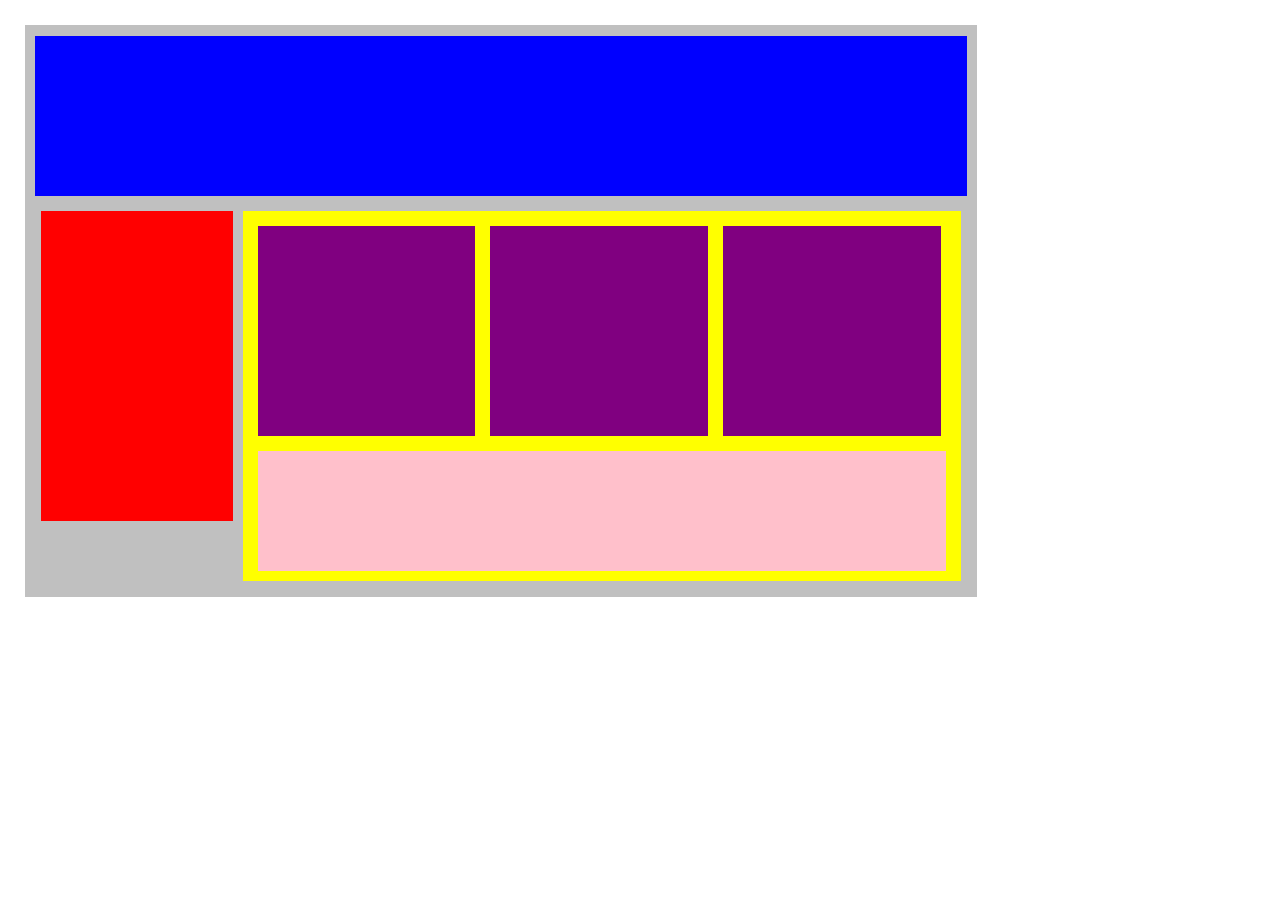
<file: HTML, CSS/CSS_Assignment_1_The Evil Hacker/index.html>
<!DOCTYPE html>
<html>

<head>
  <title>Mike Tyson's Personal Webpage - Boxing Champion </title>
  <link rel="stylesheet" type="text/css" href="style.css">
</head>

<body>
  <div id="container">
    <div id="header"></div>
    <div id="main_nav_bar">
      <div id="nav_bar"></div>
      <div id="main_content">
        <div class="content">
          <div class="subcontent"></div>
          <div class="subcontent"></div>
          <div class="subcontent"></div>
          <div id="advertisements"></div>
        </div>
      </div>
    </div>
  </div> <!-- End of container -->
</body>

</html>
</file>
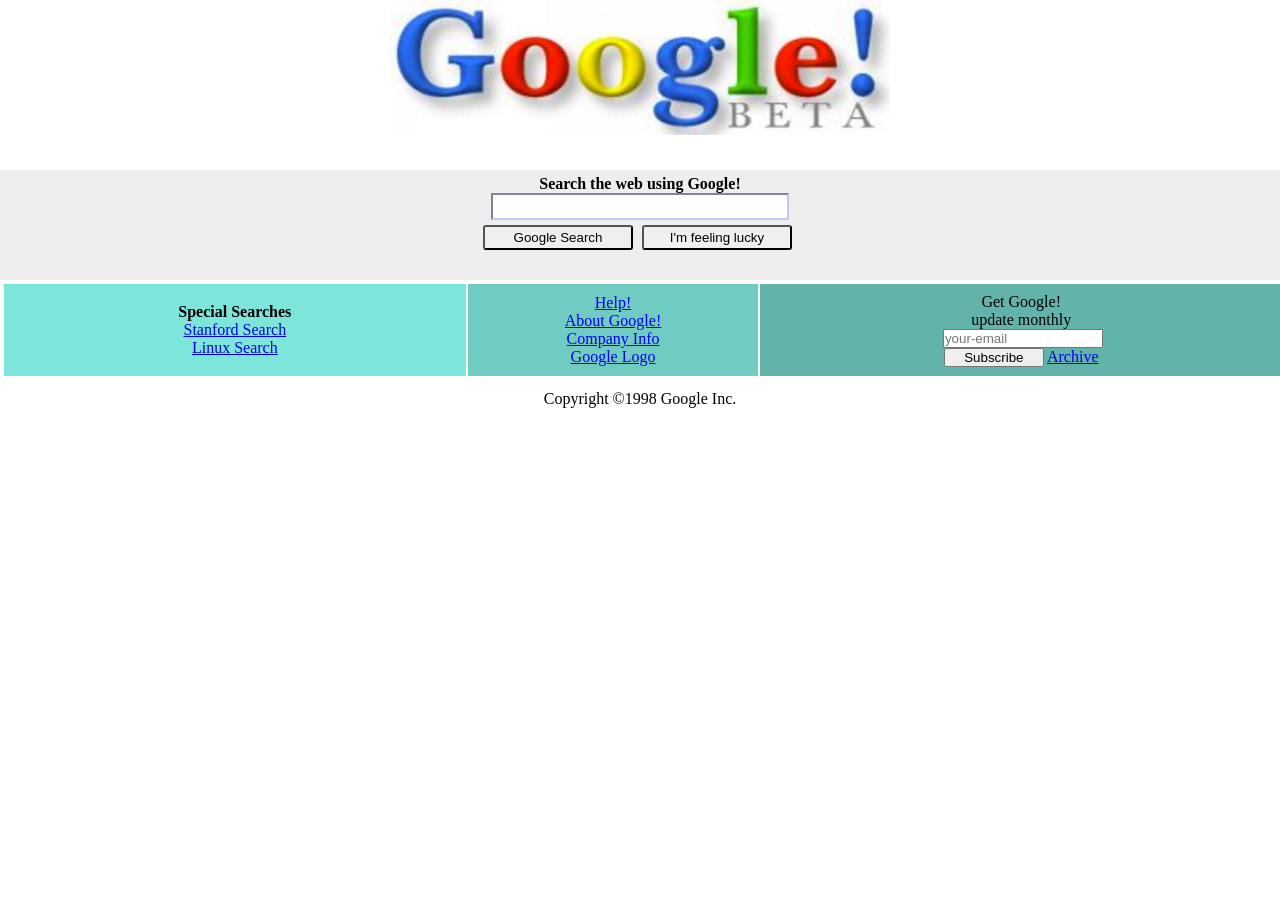
<file: HTML, CSS/CSS_Assignment_2_Google/index.html>
<!DOCTYPE html>
<html lang="en">

<head>
  <meta charset="UTF-8">
  <meta name="viewport" content="width=device-width, initial-scale=1.0">
  <link rel="stylesheet" href="style.css" type="text/css">
  <title>Google</title>
</head>

<body>
  <header>
    <img src="./images/google.png" alt="google-image">
  </header>

  <div class="container">
    <label for="google-search">Search the web using Google!</label>
    <div>
      <input id="google-search" type="text" class="search-box" name="search">
    </div>
    <div class="buttons">
      <button class="google-search-button">Google Search</button>
      <button class="feeling-lucky-button">I'm feeling lucky</button>
    </div>
  </div>

  <div class="main-links">
    <div class="left-links">
      <h4>Special Searches</h4>
      <a href="#">Stanford Search</a>
      <a href="#">Linux Search</a>
    </div>
    <div class="middle-links">
      <a href="#">Help!</a>
      <a href="#">About Google!</a>
      <a href="#">Company Info</a>
      <a href="#">Google Logo</a>
    </div>
    <div class="right-links">
      <label>Get Google!</label>
      <label>update monthly</label>
      <div class="right-link-customize">
        <input type="email" class="email" name="email" placeholder="your-email">
        <button class="subscribe" type="submit" name="subscribe" value="Subscribe">Subscribe</button>
        <a href="#">Archive</a>
      </div>
    </div>
  </div>

  <footer>
    Copyright &copy;1998 Google Inc.
  </footer>
</body>

</html>
</file>
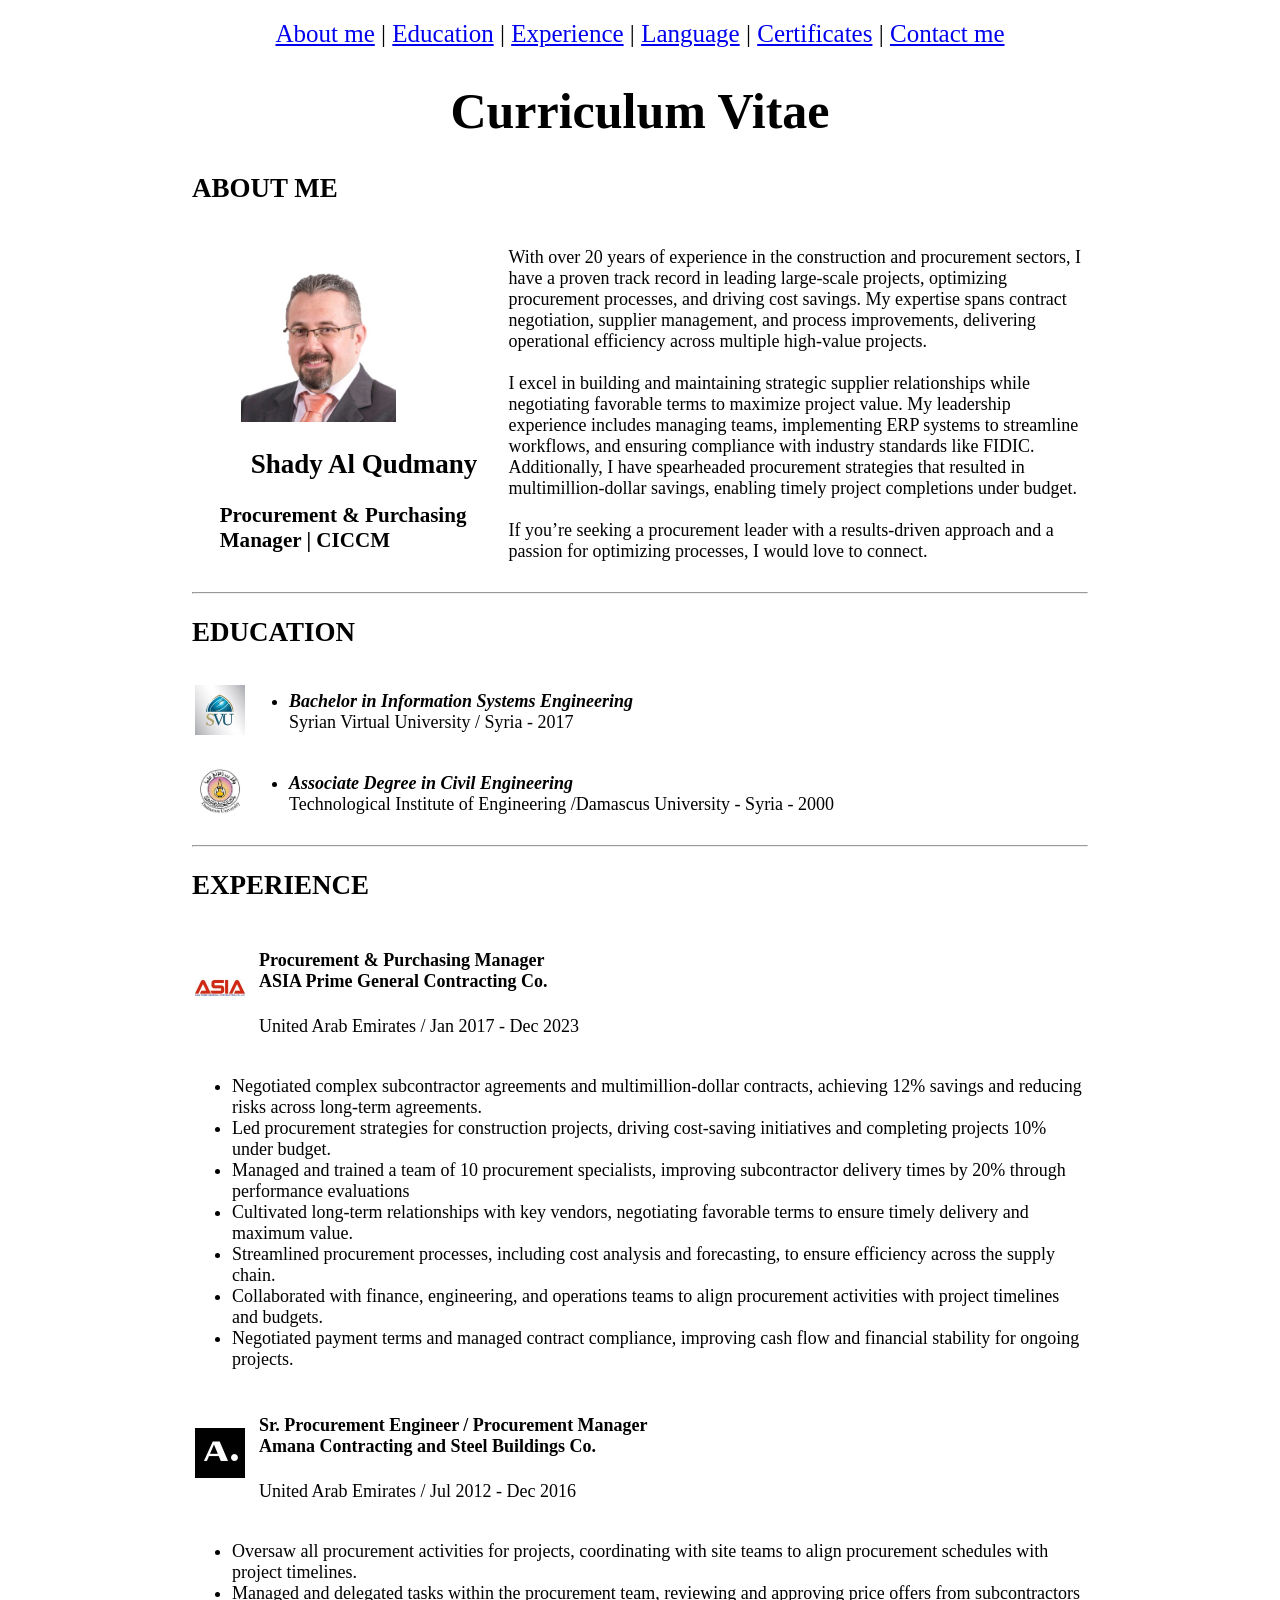
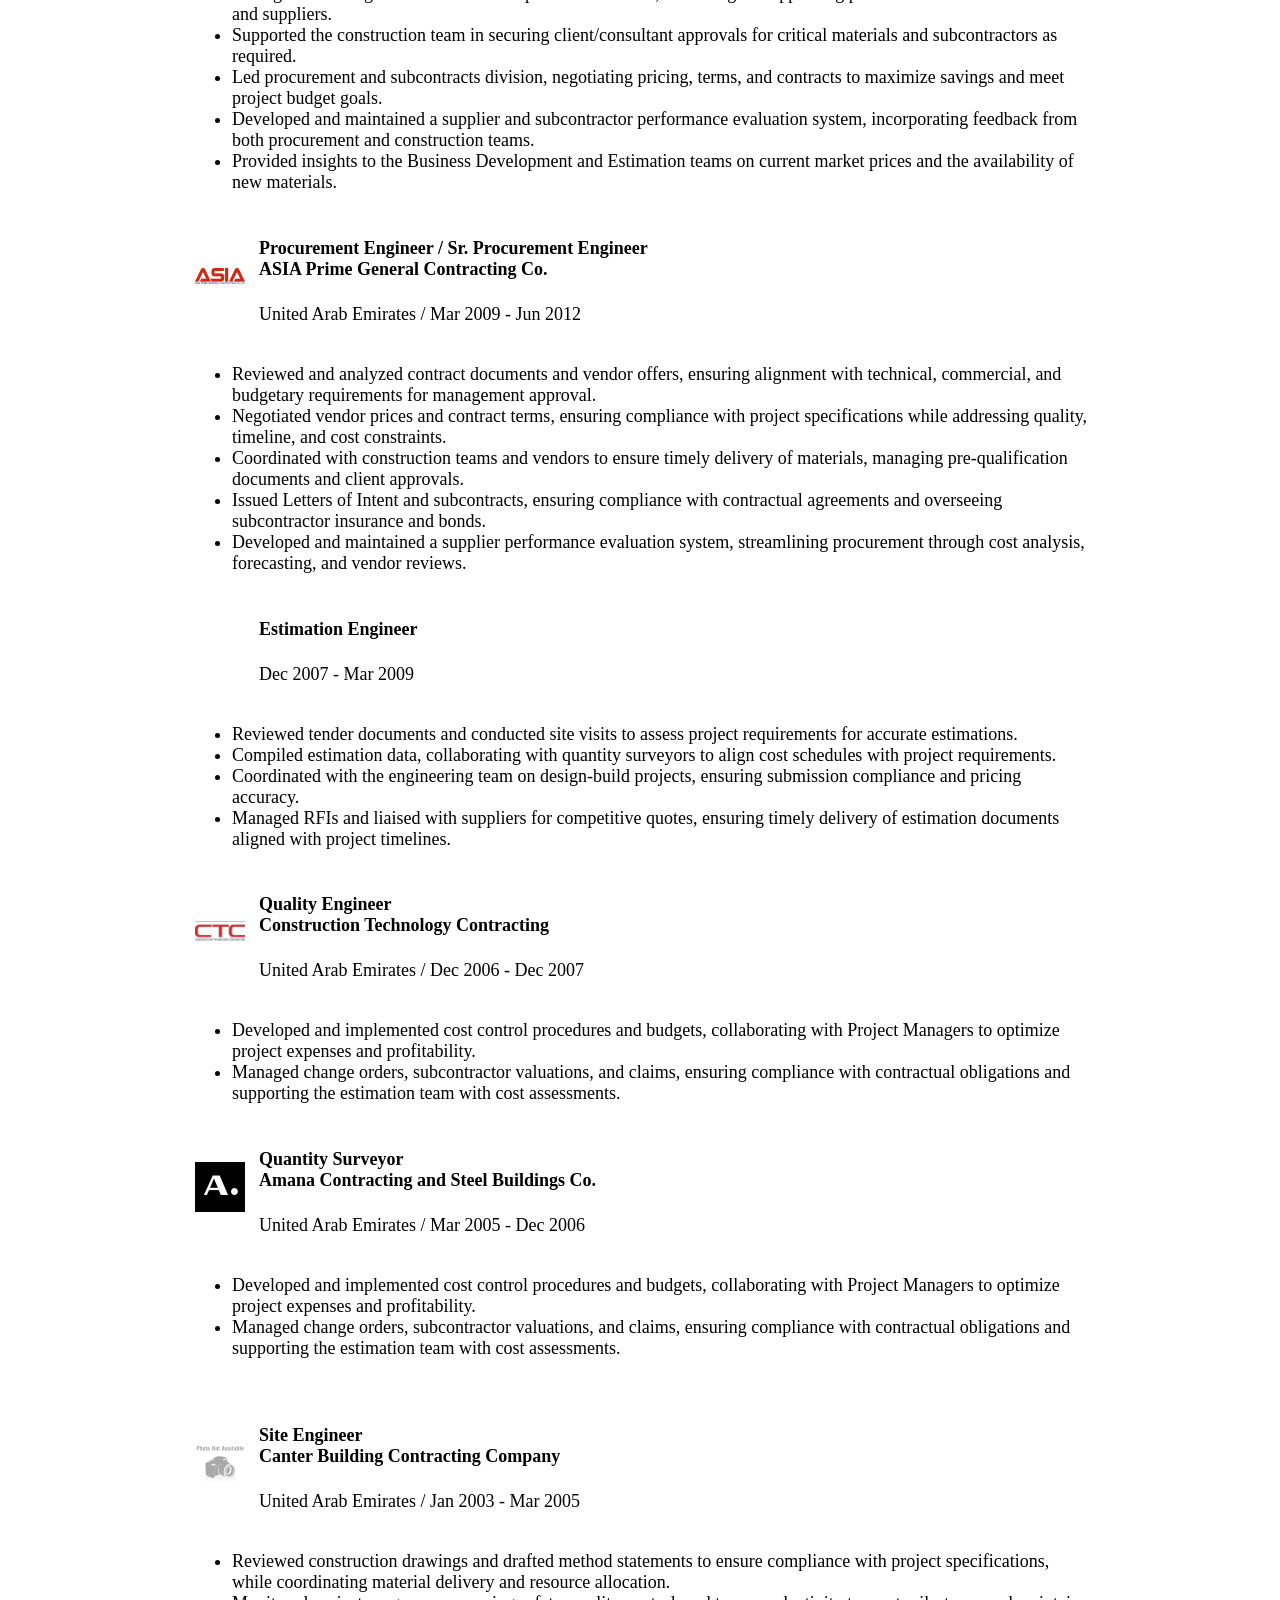
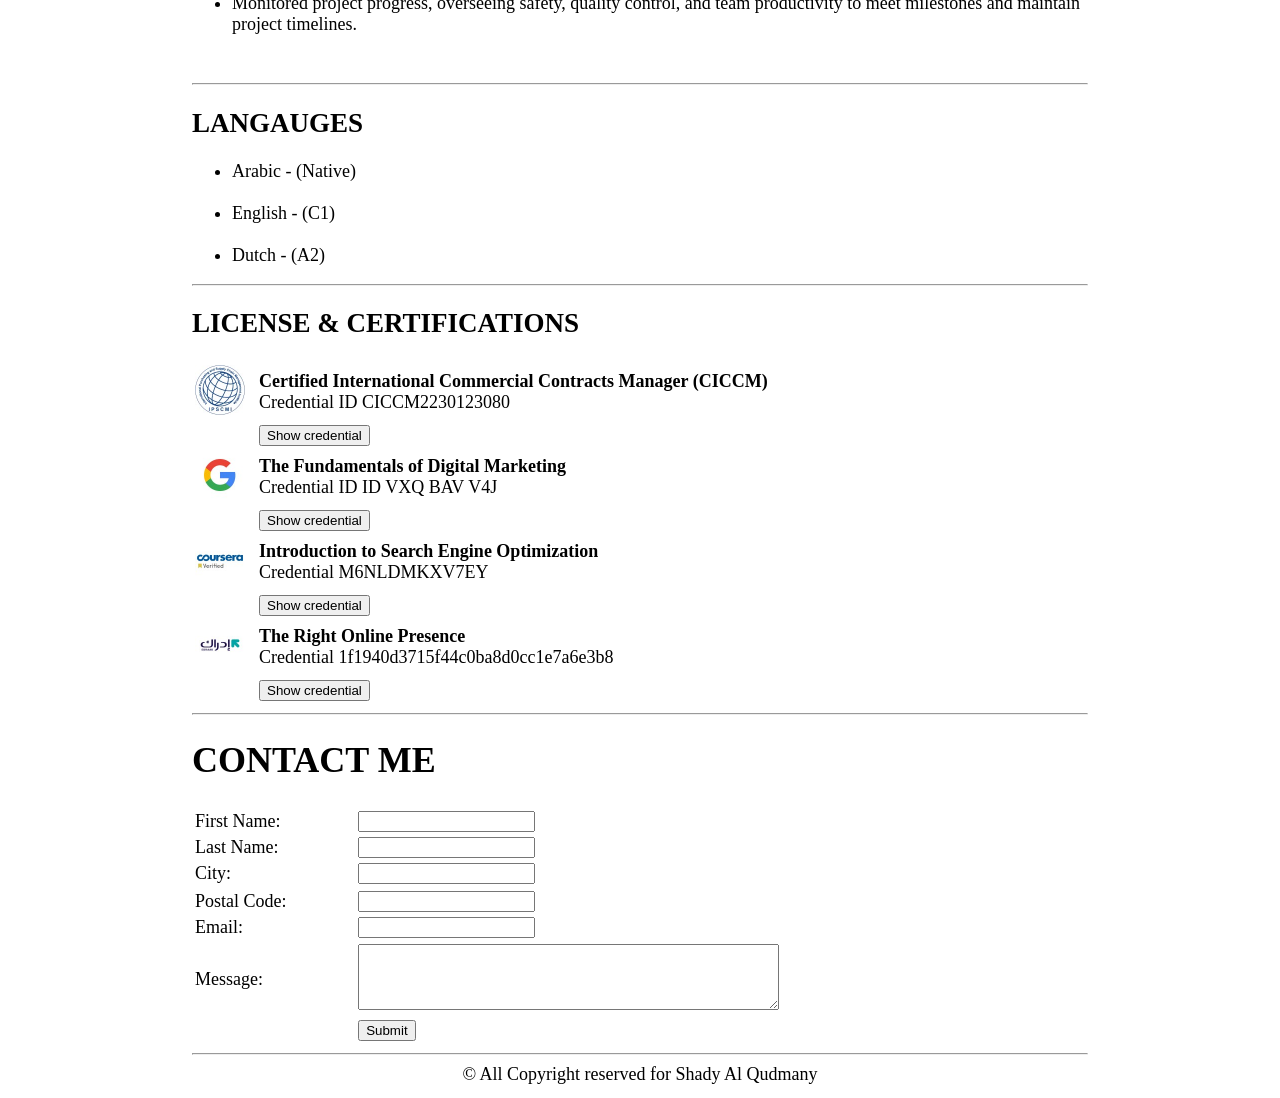
<file: HTML, CSS/HTML_Assigment_3_Your first website/index.html>
<!DOCTYPE html>
<html lang="en">

<head>
    <meta charset="UTF-8">
    <meta name="viewport" content="width=device-width, initial-scale=1.0">
    <title>Curriculum Vitae</title>
    <style>
        body {
            background-color: rgb(255, 255, 255);
            font-size: 18px;
            margin: 0% 15% 1% 15%;
        }

        .main-header {
            text-align: center;
            font-size: 25px;
            margin: 20px;
        }
    </style>
</head>

<body>
    <header class="main-header">
        <nav>
            <a href="#about-me">About me</a> |
            <a href="#education">Education</a> |
            <a href="#experience">Experience</a> |
            <a href="#language">Language</a> |
            <a href="#certificate">Certificates</a> |
            <a href="#contact">Contact me</a>
        </nav>
        <h1 style="font-family:cursive"> Curriculum Vitae</h1>
    </header>
    <h2><a id="about-me">ABOUT ME</a></h2>
    <table>
        <tr>
            <td width="35%">
                <a href="./Images/Shady.jpeg"> <img src="./Images/Shady.jpeg" alt="Shady Image" width="50%"
                        style="margin-left: 15%; margin-top: 10%;"  /></a>
                <h2 style="margin-left:18%;"> Shady Al Qudmany</h2>
                <h3 style="margin-left:8%;">Procurement & Purchasing Manager | CICCM </h3>
            </td>
            <td>
                <p>
                    With over 20 years of experience in the construction and procurement sectors, I have a proven
                    track
                    record
                    in
                    leading large-scale projects, optimizing procurement processes, and driving cost savings. My
                    expertise spans
                    contract negotiation, supplier management, and process improvements, delivering operational
                    efficiency
                    across
                    multiple high-value projects.<br> <br>
                    I excel in building and maintaining strategic supplier relationships while negotiating favorable
                    terms to
                    maximize project value. My leadership experience includes managing teams, implementing ERP
                    systems
                    to
                    streamline
                    workflows, and ensuring compliance with industry standards like FIDIC. Additionally, I have
                    spearheaded
                    procurement strategies that resulted in multimillion-dollar savings, enabling timely project
                    completions
                    under
                    budget. <br><br>
                    If you’re seeking a procurement leader with a results-driven approach and a passion for
                    optimizing
                    processes, I
                    would love to connect.
                </p>
            </td>

        </tr>
    </table>
    <hr>
    <h2><a id="education">EDUCATION</a></h2>
    <table>
        <tbody>
            <tr>
                <td> <img src="Images/syrianvirtualuniversity_logo.jpeg" alt="SVU_Image" width="50"> </td>
                <td>
                    <ul>
                        <li>
                            <i><b>Bachelor in Information Systems Engineering </b></i><br>
                            Syrian Virtual University / Syria - 2017
                        </li>
                    </ul>
                </td>
            </tr>
            <tr>
                <td> <img src="Images/damascus_logo.jpeg" alt="Damascus" width="50"> </td>
                <td>
                    <ul>
                        <li>
                            <i><b>Associate Degree in Civil Engineering </b></i><br>
                            Technological Institute of Engineering /Damascus University - Syria - 2000
                        </li>
                    </ul>
                </td>
            </tr>
        </tbody>
    </table>

    <hr>
    <h3>
        <h2><a id="experience"> EXPERIENCE </a></h2>
    </h3>
    <table>
        <tr>
            <td width="60px">
                <img src="Images/asiaprime_logo.jpeg" alt="asiaprime" width="50">
            </td>
            <td>
                <h4>Procurement & Purchasing Manager <br>
                    ASIA Prime General Contracting Co.</h4>
                <p class="location">United Arab Emirates / Jan 2017 - Dec 2023</p>
            </td>
        </tr>
    </table>
    <ul>
        <li>
            Negotiated complex subcontractor agreements and multimillion-dollar contracts,
            achieving 12% savings and reducing risks across long-term agreements.
        </li>
        <li>
            Led procurement strategies for construction projects, driving cost-saving initiatives
            and completing projects 10% under budget.
        </li>
        <li>
            Managed and trained a team of 10 procurement specialists, improving subcontractor
            delivery times by 20% through performance evaluations
        </li>
        <li>
            Cultivated long-term relationships with key vendors, negotiating favorable terms to
            ensure timely delivery and maximum value.
        </li>
        <li>
            Streamlined procurement processes, including cost analysis and forecasting, to
            ensure efficiency across the supply chain.
        </li>
        <li>
            Collaborated with finance, engineering, and operations teams to align procurement
            activities with project timelines and budgets.
        </li>
        <li>Negotiated payment terms and managed contract compliance, improving cash flow
            and financial stability for ongoing projects.
        </li>
    </ul>

    <table>
        <tr>
            <td width="60px">
                <img src="Images/groupamana_logo.jpeg" alt="amana" width="50">
            </td>
            <td>
                <h4>Sr. Procurement Engineer / Procurement Manager<br>
                    Amana Contracting and Steel Buildings Co.</h4>
                <p class="location"> United Arab Emirates / Jul 2012 - Dec 2016</p>
            </td>
        </tr>
    </table>
    <ul>
        <li>
            Oversaw all procurement activities for projects, coordinating with site teams to align
            procurement schedules with project timelines.
        </li>
        <li>
            Managed and delegated tasks within the procurement team, reviewing and approving
            price offers from subcontractors and suppliers.
        </li>
        <li>
            Supported the construction team in securing client/consultant approvals for critical
            materials and subcontractors as required.
        </li>
        <li>
            Led procurement and subcontracts division, negotiating pricing, terms, and contracts
            to maximize savings and meet project budget goals.
        </li>
        <li>
            Developed and maintained a supplier and subcontractor performance evaluation
            system, incorporating feedback from both procurement and construction teams.
        </li>
        <li>
            Provided insights to the Business Development and Estimation teams on current
            market prices and the availability of new materials.
        </li>
    </ul>

    <table>
        <tr>
            <td width="60px">
                <img src="Images/asiaprime_logo.jpeg" alt="asiaprime" width="50">
            </td>
            <td>
                <h4>Procurement Engineer / Sr. Procurement Engineer<br>
                    ASIA Prime General Contracting Co.</h4>
                <p class="location">United Arab Emirates / Mar 2009 - Jun 2012</p>
            </td>
        </tr>
    </table>
    <ul>
        <li>
            Reviewed and analyzed contract documents and vendor offers, ensuring alignment
            with technical, commercial, and budgetary requirements for management approval.
        </li>
        <li>
            Negotiated vendor prices and contract terms, ensuring compliance with project
            specifications while addressing quality, timeline, and cost constraints.
        </li>
        <li>
            Coordinated with construction teams and vendors to ensure timely delivery of
            materials, managing pre-qualification documents and client approvals.
        </li>
        <li>
            Issued Letters of Intent and subcontracts, ensuring compliance with contractual
            agreements and overseeing subcontractor insurance and bonds.
        </li>
        <li>
            Developed and maintained a supplier performance evaluation system, streamlining
            procurement through cost analysis, forecasting, and vendor reviews.
        </li>
    </ul>

    <table>
        <tr>
            <td width="60px">
            </td>
            <td>
                <h4>Estimation Engineer</h4>
                <p> Dec 2007 - Mar 2009 </p>
            </td>
        </tr>
    </table>
    <ul>
        <li>
            Reviewed tender documents and conducted site visits to assess project requirements
            for accurate estimations.
        </li>
        <li>
            Compiled estimation data, collaborating with quantity surveyors to align cost
            schedules with project requirements.
        </li>
        <li>
            Coordinated with the engineering team on design-build projects, ensuring submission
            compliance and pricing accuracy.
        </li>
        <li>
            Managed RFIs and liaised with suppliers for competitive quotes, ensuring timely
            delivery of estimation documents aligned with project timelines.
        </li>
    </ul>

    <table>
        <tr>
            <td width="60px">
                <img src="Images/CTC.jpeg" alt="ctc" width="50">
            </td>
            <td>
                <h4>Quality Engineer<br>
                    Construction Technology Contracting</h4>
                <p class="location">United Arab Emirates / Dec 2006 - Dec 2007</p>
            </td>
        </tr>
    </table>
    <ul>
        <li>
            Developed and implemented cost control procedures and budgets, collaborating with
            Project Managers to optimize project expenses and profitability.
        </li>
        <li>
            Managed change orders, subcontractor valuations, and claims, ensuring compliance
            with contractual obligations and supporting the estimation team with cost
            assessments.
        </li>
    </ul>

    <table>
        <tr>
            <td width="60px">
                <img src="Images/groupamana_logo.jpeg" alt="amana"  width="50">
            </td>
            <td>
                <h4>Quantity Surveyor <br>
                    Amana Contracting and Steel Buildings Co. </h4>
                <p class="location">United Arab Emirates / Mar 2005 - Dec 2006</p>
            </td>
        </tr>
    </table>
    <ul>
        <li>
            Developed and implemented cost control procedures and budgets, collaborating with
            Project Managers to optimize project expenses and profitability.
        </li>
        <li>
            Managed change orders, subcontractor valuations, and claims, ensuring compliance
            with contractual obligations and supporting the estimation team with cost
            assessments.
        </li>
    </ul>
    <br>

    <table>
        <tr>
            <td width="60px">
                <img src="Images/photo_not_available.gif" alt="photo not avilable" width="50">
            </td>
            <td>
                <h4>Site Engineer <br>
                    Canter Building Contracting Company </h4>
                <p class="location">United Arab Emirates / Jan 2003 - Mar 2005</p>
            </td>
        </tr>
    </table>
    <ul>
        <li>
            Reviewed construction drawings and drafted method statements to ensure
            compliance with project specifications, while coordinating material delivery and
            resource allocation. </li>
        <li>
            Monitored project progress, overseeing safety, quality control, and team productivity
            to meet milestones and maintain project timelines. </li>
    </ul>
    <br>
    <hr>

    <h2><a id="language"> LANGAUGES </a></h2>
    <ul>
        <li>
            Arabic - (Native)
        </li> <br>
        <li>
            English - (C1)
        </li> <br>
        <li>
            Dutch - (A2)
        </li>
    </ul>
    <hr>

    <h2><a id="certificate"> LICENSE & CERTIFICATIONS </a></h2>
    <table>
        <tr>
            <td width="60px">
                <img src="Images/CICCM logo.jpeg" alt="CICCM" width="50">
            </td>
            <td>
                <strong>Certified International Commercial Contracts Manager (CICCM) </strong> <br>
                Credential ID CICCM2230123080
            </td>
        <tr>
            <td></td>
            <td>
                <a href="https://drive.google.com/file/d/153j_loigAVQNmXMIf56dI6yRtZIIy1zH/view?usp=share_link"
                    target="_blank"><input type="button" value="Show credential"></a>
            </td>
        </tr>
        </tr>

        <tr>
            <td width="60px">
                <img src="Images/Google.jpeg" alt="google" width="50">
            </td>
            <td>
                <strong> The Fundamentals of Digital Marketing </strong> <br>
                Credential ID ID VXQ BAV V4J
            </td>
        <tr>
            <td></td>
            <td>
                <a href="https://drive.google.com/file/d/1ZFE-YmUwwxJt8St6-dDQo0NQ9wjXwXpg/view" target="_blank"><input
                        type="button" value="Show credential"></a>
            </td>
        </tr>
        </tr>

        <tr>
            <td width="60px">
                <img src="Images/Coursera Logo.jpeg" alt="coursera" width="50">
            </td>
            <td>
                <strong> Introduction to Search Engine Optimization </strong> <br>
                Credential M6NLDMKXV7EY
            </td>
        <tr>
            <td></td>
            <td>
                <a href="https://www.coursera.org/account/accomplishments/certificate/M6NLDMKXV7EY"
                    target="_blank"><input type="button" value="Show credential"></a>
            </td>
        </tr>
        </tr>

        <tr>
            <td width="60px">
                <img src="Images/edraak_logo.jpeg" alt="edraak" width="50">
            </td>
            <td>
                <strong> The Right Online Presence </strong> <br>
                Credential 1f1940d3715f44c0ba8d0cc1e7a6e3b8
            </td>
        <tr>
            <td></td>
            <td>
                <a href="https://courses.edraak.org/certificates/1f1940d3715f44c0ba8d0cc1e7a6e3b8"
                    target="_blank"><input type="button" value="Show credential"></a>
            </td>
        </tr>
        </tr>

    </table>
    <hr>

    <form action="">
        <table width="100%">
            <tr>
                <h1 id="contact">CONTACT ME</h1>
            </tr>
            <tr>
                <td><label for="FirstName">First Name:</label></td>
                <td><input type="text" id="FirstName" name="FirstName" required></td>
            </tr>
            <tr>
                <td><label for="LastName">Last Name:</label></td>
                <td><input type="text" id="LastName" name="LastName" required></td>
            </tr>
            <tr>
                <td><label for="City">City:</label></td>
                <td><input type="text" id="City" name="City" required></td>
            </tr>
            <tr>
            </tr>
            <tr>
                <td><label for="postcode">Postal Code:</label></td>
                <td><input type="text" id="postcode" name="postcode" required></td>
            </tr>
            <tr>
                <td><label for="Email">Email:</label></td>
                <td><input type="email" id="Email" name="Email" required oninput="validateEmails()"></td>
            </tr>
            <tr>
            <tr>
                <td><label for="comments">Message:</label></td>
                <td><textarea id="comments" name="comments" rows="4" cols="50"></textarea></td>
            </tr>
            <tr>
                <td></td>
                <td> <input type="submit" value="Submit">
                </td>
            </tr>
        </table>
        <hr>

        <footer style="text-align: center">
            &copy; All Copyright reserved for Shady Al Qudmany
        </footer>
</body>

</html
</file>
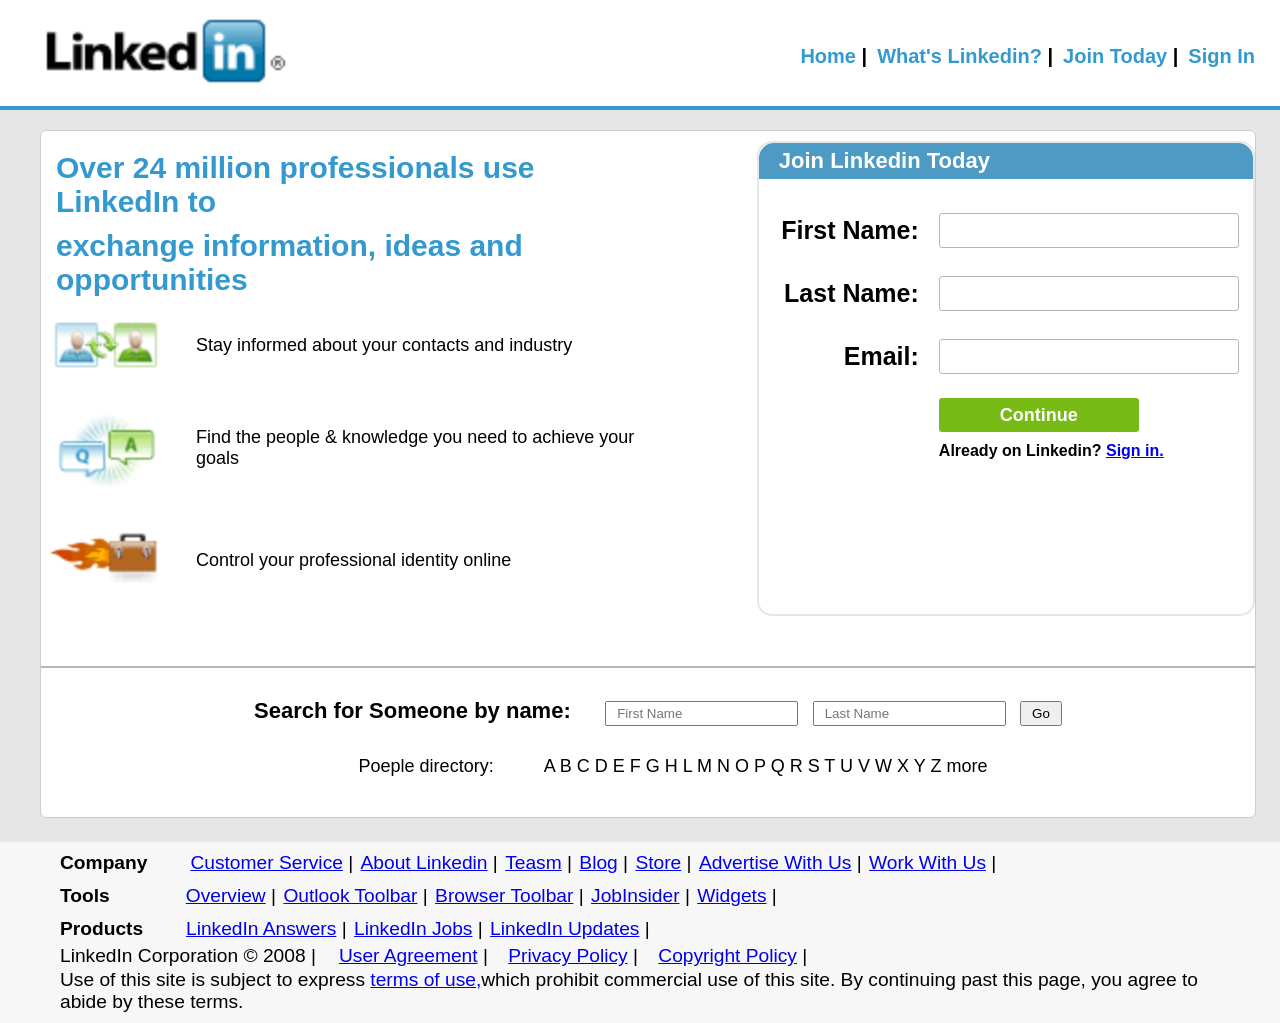
<file: Web Fundamentals/Front End Challenge/index.html>
<!DOCTYPE html>
<html lang="en">

<head>
    <meta charset="UTF-8">
    <meta name="viewport" content="width=device-width, initial-scale=1.0">
    <title>Linkedin</title>
    <link rel="stylesheet" href="style.css" type="text/css">
</head>

<body>
    <div class="container">
        <header>
            <div class="header-top-section">
                <div>
                    <img src="./images/Linkedin_Challenge/Linkedin_Challenge/logo.png" alt="Paypal Logo">
                </div>
                <ul>
                    <li><a href="#">Home</a> | </li>
                    <li><a href="#">What's Linkedin?</a> | </li>
                    <li><a href="#">Join Today</a> | </li>
                    <li><a href="#">Sign In</a></li>
                </ul>
            </div>
        </header>

        <section class="main">
            <div>
                <div class="sub-main">
                    <div class="main-left-section">
                        <h2>
                            Over 24 million professionals use LinkedIn to
                        </h2>
                        <h2>
                            exchange information, ideas and opportunities
                        </h2>
                        <div class="left-section-dscp">
                            <img src="./images/Linkedin_Challenge/Linkedin_Challenge/users.png" alt="Users Image">
                            <p>Stay informed about your contacts and industry</p>
                        </div>
                        <div class="left-section-dscp">
                            <img src="./images/Linkedin_Challenge/Linkedin_Challenge/chats.png" alt="Chats Image">
                            <p>Find the people & knowledge you need to achieve your goals</p>
                        </div>
                        <div class="left-section-dscp">
                            <img src="./images/Linkedin_Challenge/Linkedin_Challenge/bag.png" alt="Bag Image">
                            <p>Control your professional identity online</p>
                        </div>
                    </div>

                    <div class="main-right-section">
                        <h4>Join Linkedin Today</h4>
                        <form action="#" class="right-section-form">
                            <div class="form-style">
                                <div class="labels-style">
                                    <label for="Firstname">First Name:</label>
                                    <input type="text" name="Firstname" id="Firstname">
                                </div>
                                <div class="labels-style">
                                    <label for="Lastname">Last Name:</label>
                                    <input type="text" name="Lastname" id="Lastname">
                                </div>
                                <div class="labels-style">
                                    <label for="email">Email:</label>
                                    <input type="email" name="email" id="email">
                                </div>
                                <input type="submit" value="Continue" id="continue">
                                <p>Already on Linkedin?
                                    <a href="#">Sign in.</a>
                                </p>
                            </div>
                        </form>
                    </div>
                </div>

                <div class="down-section">
                    <form action="#" class="down-section-form">
                        <div class="down-section-name">
                            <label for="Fname">Search for Someone by name:</label>
                            <input type="text" name="Fname" id="Fname" placeholder="First Name">
                            <input type="text" name="Lname" id="Lname" placeholder="Last Name">
                            <input type="submit" value="Go" id="submit">
                        </div>
                    </form>
                    <div class="upper-footer-section">
                        <p>Poeple directory:</p>
                        <p>A B C D E F G H L M N O P Q R S T U V W X Y Z more</p>
                    </div>
                </div>
            </div>
        </section>
        <footer>
            <div class="footer-group">
                <div class="footer-company">
                    <h4>Company</h4>
                    <ul>
                        <li><a href="#">Customer Service</a> | </li>
                        <li><a href="#">About Linkedin</a> | </li>
                        <li><a href="#">Teasm</a> | </li>
                        <li><a href="#">Blog</a> | </li>
                        <li><a href="#">Store</a> | </li>
                        <li><a href="#">Advertise With Us</a> | </li>
                        <li><a href="#">Work With Us</a> | </li>
                    </ul>

                </div>
                <div class="footer-tools">
                    <h4>Tools</h4>
                    <ul>
                        <li><a href="#">Overview</a> | </li>
                        <li><a href="#">Outlook Toolbar</a> | </li>
                        <li><a href="#">Browser Toolbar</a> | </li>
                        <li><a href="#">JobInsider</a> | </li>
                        <li><a href="#">Widgets</a> | </li>
                    </ul>
                </div>
                <div class="footer-products">
                    <h4>Products</h4>
                    <ul>
                        <li><a href="#">LinkedIn Answers</a> | </li>
                        <li><a href="#">LinkedIn Jobs</a> | </li>
                        <li><a href="#">LinkedIn Updates</a> | </li>
                    </ul>
                </div>
            </div>
            <div class="footer-last">
                <p>LinkedIn Corporation &copy; 2008 | </p>
                <ul>
                    <li><a href="#">User Agreement</a> | </li>
                    <li><a href="#">Privacy Policy</a> | </li>
                    <li><a href="#">Copyright Policy</a> | </li>
                </ul>
            </div>
            <p>Use of this site is subject to express <a href="#">terms of use,</a>which prohibit commercial use of this
                site. By continuing past this page, you agree to abide by these terms.</p>
        </footer>
    </div>
</body>

</html>
</file>
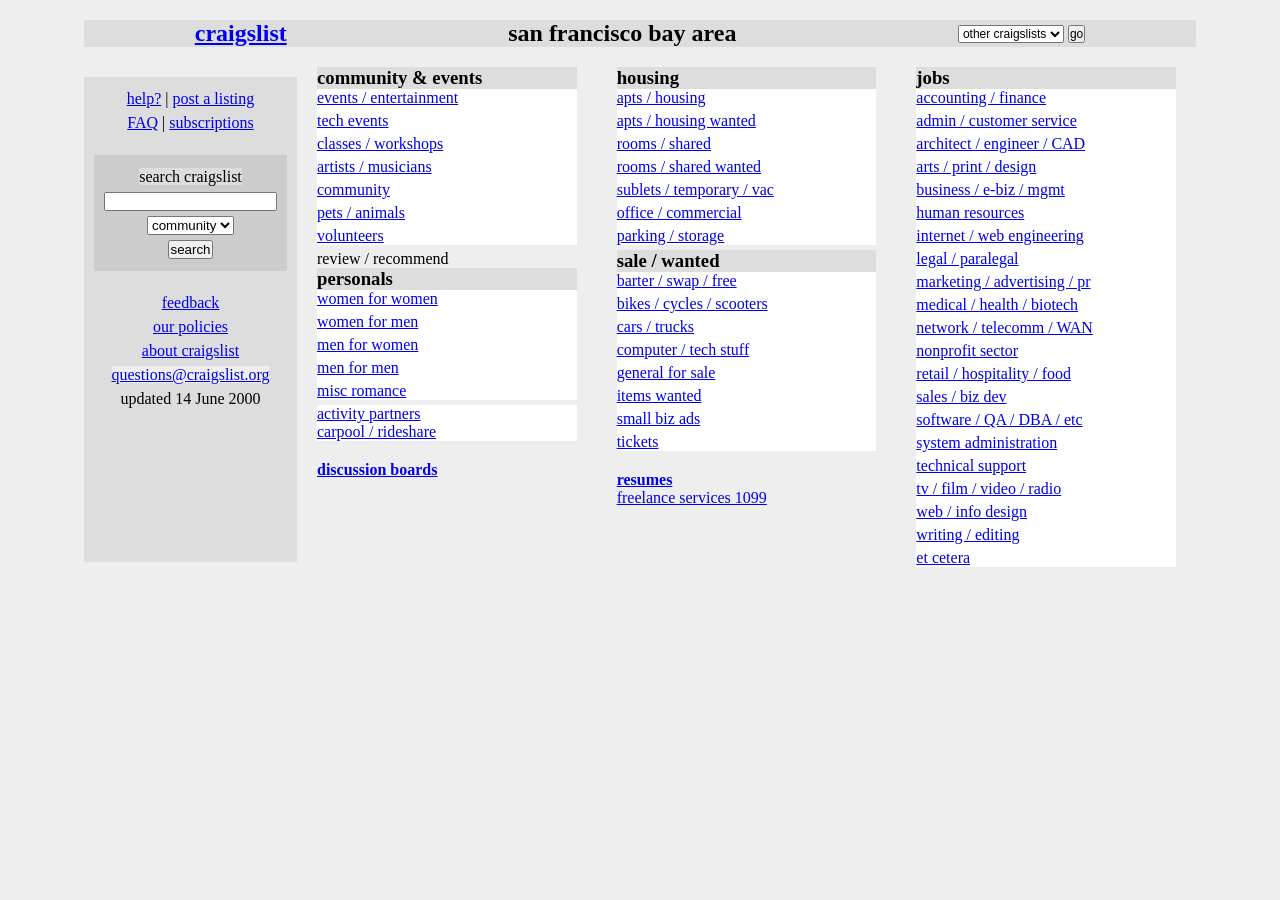
<file: Web Fundamentals/Web -Fundamentals_Assignment_3_Craigslist/index.html>
<!DOCTYPE html>
<html lang="en">

<head>
    <meta charset="UTF-8">
    <meta name="viewport" content="width=device-width, initial-scale=1.0">
    <link rel="stylesheet" href="./style.css">
    <title>Craigslist - San Francisco Bay Area</title>
</head>

<body>
    <header class="head">
        <div class="logo">
            <h2><a href="#">craigslist</a></h2>
        </div>
        <div class="location">
            <h2>san francisco bay area</h2>
        </div>
        <div class="dropdown">
            <select name="other">
                <option value="">other craigslists</option>
            </select>
            <button>go</button>
        </div>
    </header>

    <div class="main">
        <div class="left-sidebar">
            <p><a href="#">help?</a> | <a href="#">post a listing</a></p>
            <p><a href="#">FAQ</a> | <a href="#">subscriptions</a></p>

            <form class="leftform">
                <label for="search">search craigslist</label><br>
                <input type="text" id="search" name="search"><br>
                <select>
                    <option selected>community</option>
                </select><br>
                <button type="submit">search</button>
            </form>
            <div class="left-form-terms">
                <p><a href="#">feedback</a></p>
                <p><a href="#">our policies</a></p>
                <p><a href="#">about craigslist</a></p>
                <p><a href="mailto:questions@craigslist.org" id="email">questions@craigslist.org</a></p>
                <p>updated 14 June 2000</p>
            </div>
        </div>

        <div class="center-col">
            <h3>community & events</h3>
            <ul class="events">
                <li><a href="#">events / entertainment</a></li>
                <li><a href="#">tech events</a></li>
                <li><a href="#">classes / workshops</a></li>
                <li><a href="#">artists / musicians</a></li>
                <li><a href="#">community</a></li>
                <li><a href="#">pets / animals</a></li>
                <li><a href="#">volunteers</a></li>
            </ul>
            <p>review / recommend</p>

            <h3>personals</h3>
            <ul class="personals">
                <li><a href="#">women for women</a></li>
                <li><a href="#">women for men</a></li>
                <li><a href="#">men for women</a></li>
                <li><a href="#">men for men</a></li>
                <li><a href="#">misc romance</a></li>
            </ul>
            <div class="activity">
                <p><a href="#">activity partners</a></p>
                <p><a href="#">carpool / rideshare</a></p>
            </div>
            <div class="discussion">
                <p><a href="#"><strong>discussion boards</strong></a></p>
            </div>
        </div>

        <div class="right-cent-col">
            <h3>housing</h3>
            <ul class="housing">
                <li><a href="#">apts / housing</a></li>
                <li><a href="#">apts / housing wanted</a></li>
                <li><a href="#">rooms / shared</a></li>
                <li><a href="#">rooms / shared wanted</a></li>
                <li><a href="#">sublets / temporary / vac</a></li>
                <li><a href="#">office / commercial</a></li>
                <li><a href="#">parking / storage</a></li>
            </ul>

            <h3>sale / wanted</h3>
            <ul class="sale">
                <li><a href="#">barter / swap / free</a></li>
                <li><a href="#">bikes / cycles / scooters</a></li>
                <li><a href="#">cars / trucks</a></li>
                <li><a href="#">computer / tech stuff</a></li>
                <li><a href="#">general for sale</a></li>
                <li><a href="#">items wanted</a></li>
                <li><a href="#">small biz ads</a></li>
                <li><a href="#">tickets</a></li>
            </ul>
            <div class="resumes">
                <p><a href="#"><strong>resumes</strong></a></p>
                <p><a href="#">freelance services 1099</a></p>
            </div>
        </div>

        <div class="right-col">
            <h3>jobs</h3>
            <ul class="jobs">
                <li><a href="#">accounting / finance</a></li>
                <li><a href="#">admin / customer service</a></li>
                <li><a href="#">architect / engineer / CAD</a></li>
                <li><a href="#">arts / print / design</a></li>
                <li><a href="#">business / e-biz / mgmt</a></li>
                <li><a href="#">human resources</a></li>
                <li><a href="#">internet / web engineering</a></li>
                <li><a href="#">legal / paralegal</a></li>
                <li><a href="#">marketing / advertising / pr</a></li>
                <li><a href="#">medical / health / biotech</a></li>
                <li><a href="#">network / telecomm / WAN</a></li>
                <li><a href="#">nonprofit sector</a></li>
                <li><a href="#">retail / hospitality / food</a></li>
                <li><a href="#">sales / biz dev</a></li>
                <li><a href="#">software / QA / DBA / etc</a></li>
                <li><a href="#">system administration</a></li>
                <li><a href="#">technical support</a></li>
                <li><a href="#">tv / film / video / radio</a></li>
                <li><a href="#">web / info design</a></li>
                <li><a href="#">writing / editing</a></li>
                <li><a href="#">et cetera</a></li>
            </ul>
        </div>
    </div>
</body>

</html>
</file>
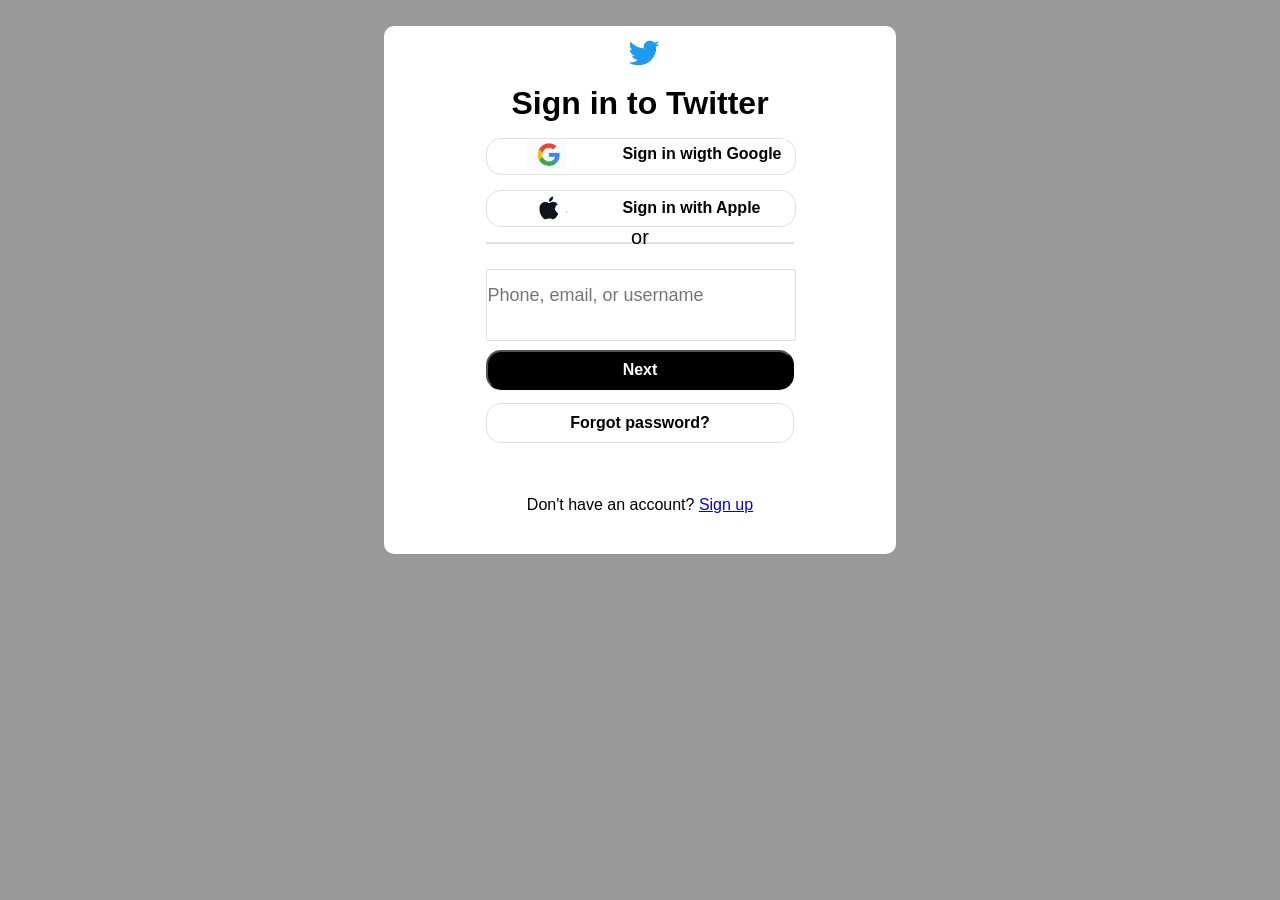
<file: Web Fundamentals/Web-Fundamentals_Assignment_1_Twitter/index.html>
<!DOCTYPE html>
<html lang="en">

<head>
    <meta charset="UTF-8">
    <meta name="viewport" content="width=device-width, initial-scale=1.0">
    <title>Twitter</title>
    <link rel="stylesheet" href="style.css" type="text/css">
</head>

<body>
    <form action="#">
        <div class="main-form">
            <img src="images/Twitter/Twitter/Twitter-logo.png" alt="twitter-logo" class="twitter-img">
            <h1>Sign in to Twitter </h1>
            <div class="google-sign">
                <button class="google-btn" type="submit">
                    <img src="./images/Twitter/Twitter/Google-logo.png" alt="google-logo" class="google-img">
                    <span class="google-txt">Sign in wigth Google</span>
                </button>
            </div>
            <div class="apple-sign">
                <button class="apple-btn" type="submit">
                    <img src="./images/Twitter/Twitter/Apple-logo.png" alt="apple-logo" class="apple-img">
                    <span class="apple-txt">Sign in with Apple</span>
                </button>
            </div>
            <div class="divider">
                <div class="or-divider"></div>
                <span id="middle-border">or</span>
            </div>
            <div class="info-txt">
                <input type="text" id="information" name="information" placeholder="Phone, email, or username">
            </div>

            <button class="Next-btn">Next</button>

            <button class="forget-btn">Forgot password?</button>

            <p>Don't have an account? <a href="#">Sign up</a></p>
        </div>
    </form>
</body>

</html>
</file>
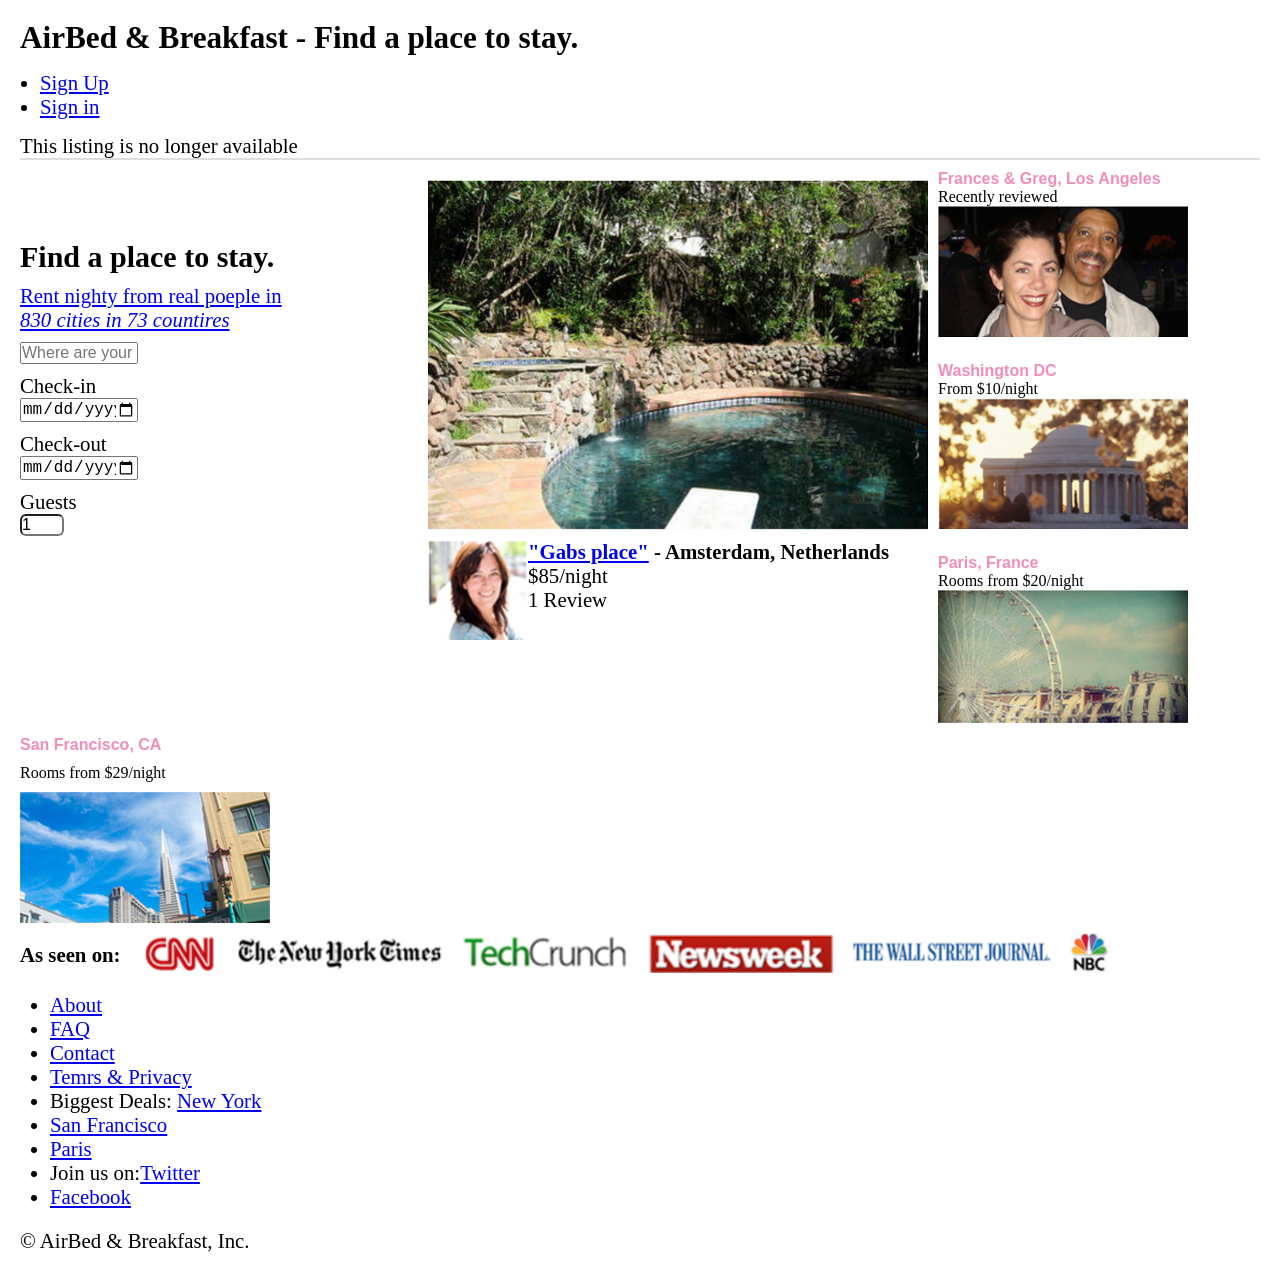
<file: Web Fundamentals/Web-Fundamentals_Assignment_2_AirBNB/index.html>
<!DOCTYPE html>
<html lang="en">

<head>
    <meta charset="UTF-8">
    <meta name="viewport" content="width=device-width, initial-scale=1.0">
    <link rel="stylesheet" href="./Css/style.css" type="text/css">
    <title>AirBNB</title>
</head>

<body>
    <header>
        <h2>AirBed & Breakfast - Find a place to stay.</h2>
        <ul class="header-list">
            <li><a href="#">Sign Up</a></li>
            <li><a href="#">Sign in</a></li>
        </ul>
        <p>This listing is no longer available</p>
    </header>
    <main class="main">
        <div class="left-main">
            <h3>Find a place to stay.</h3>
            <p>
                <a href="#">
                    Rent nighty from real poeple in <em>830 cities in 73 countires</em>
                </a>
            </p>
            <input type="text" placeholder="Where are your going?">
            <label for="check-in">Check-in</label>
            <input type="date" name="check-in" id="check-in">
            <label for="check-out">Check-out</label>
            <input type="date" name="check-out" id="check-out">
            <label for="guest">Guests</label>
            <input type="number" name="guest" id="guest" value="1">
            <p class="counter-name">San Francisco, CA</p>
            <p class="room-rate">Rooms from $29/night</p>
            <img src="./images/Francisco.png" alt="San Francisco, CA image" class="country-image">
        </div>

        <div class="middle-main">
            <img src="./images/Pool.png" alt="Pool image" id="pool-img">
            <div class="mdl-main-dscr">
                <img src="./images/Gabs.png" alt="Gabs image" id="gabs-img">
                <div class="mdl-main-dscr-room">
                    <h4><a href="#">"Gabs place"</a> - Amsterdam, Netherlands</h4>
                    <p>$85/night</p>
                    <p>1 Review</p>
                </div>
            </div>
        </div>

        <div class="right-main">
            <div class="dsply-right-main">
                <p class="counter-name">Frances & Greg, Los Angeles</p>
                <p class="room-rate">Recently reviewed</p>
                <img src="./images/Frances.png" alt="Los Angeles Image" class="country-image">
            </div>
            <div class="dsply-right-main">
                <p class="counter-name">Washington DC</p>
                <p class="room-rate">From $10/night</p>
                <img src="./images/Washington-DC.png" alt="Washington DC Image" class="country-image">
            </div>
            <div class="dsply-right-main">
                <p class="counter-name">Paris, France</p>
                <p class="room-rate">Rooms from $20/night</p>
                <img src="./images/Paris.png" alt="Paris Image" class="country-image">
            </div>
        </div>
    </main>
    <footer>
        <div class="footer">
            <p id="footer-para">As seen on:</p>
            <div class="footer-logo">
                <img src="./images/CNN_logo.png" alt="CNN logo">
                <img src="./images/Times-logo.png" alt="New York Times logo">
                <img src="./images/Techcrunch-logo.png" alt="Tech Crunch logo">
                <img src="./images/Newsweek-logo.png" alt="News Week logo">
                <img src="./images/The-Wall-logo.png" alt="The Wall Street logo">
                <img src="./images/NBC-logo.png" alt="NBC logo">
            </div>
        </div>
        <div>
            <ul class="footer-list">
                <li><a href="#">About</a></li>
                <li><a href="#">FAQ</a></li>
                <li><a href="#">Contact</a></li>
                <li><a href="#">Temrs & Privacy</a></li>
                <li>Biggest Deals: <a href="#">New York</a></li>
                <li><a href="#">San Francisco</a></li>
                <li><a href="#">Paris</a></li>
                <li>Join us on:<a href="#">Twitter</a></li>
                <li><a href="#">Facebook</a></li>
            </ul>
        </div>
        <p> &copy; AirBed & Breakfast, Inc. </p>
    </footer>
</body>

</html>
</file>
<file: Front End Frameworks/Assignment 3 -Your first website with Framework/css/style.css>
* {
    margin: 0;
    padding: 0;
    box-sizing: border-box;
}

body {
    background-color: #ECEFF9;
}

#about {
    padding-top: 100px;
}

.main-header {
    justify-items: center;
    font-weight: 700;
}

.navbar {
    background-color: #ECEFF9 !important;
}

.about-img {
    max-width: 200px;
    border-radius: 50%;
}

.about-me {
    margin-top: 1%;
    text-align: left;
    padding-left: 10px;
}

.card-body img {
    border-radius: 50%;
    width: 80px;
    margin: 20px 0px;
    display: block;
    margin-left: auto;
    margin-right: auto;
}

.card-body {
    justify-items: center;
    text-align: center;
    display: flex;
    flex-direction: column;
    min-height: 250px;
}

#education {
    margin: 30px;
}

.card-body {
    height: 200px;
    justify-content: center;
    align-content: center;
}

#languages h2 {
    margin: 20px 0px;
}

.language-section {
    color: black;
    width: 100%;
}

.language {
    padding-bottom: 25px;
}

.bar {
    display: flex;
    gap: 5px;
    margin: 5px 0;
}

.box {
    width: 30px;
    height: 10px;
}

.filled {
    background-color: #201e1e;
}

.empty {
    background-color: #a9a4a4;
}

.level {
    float: right;
}

#certificate img {
    border-radius: 50%;
    width: 50px;
    margin-right: 20px;
}

.contact-me {
    width: 100%;
}

.contact-me tr input {
    margin: 10px 0px;
}
</file>
<file: HTML, CSS/CSS_Assignment_1_The Evil Hacker/style.css>
/*CSS reset, don't mind it for now. */
* {
    margin: 5px;
    padding: 5px;
}

#container {
    width: 950px;
    background-color: silver;
    padding: 1px;

}

#header {
    height: 150px;
    background-color: blue;
    display: block;
    width: 97%;
    margin: auto;
    margin-top: 10px;
}

#main_nav_bar {
    display: flex;
}

#nav_bar {
    height: 300px;
    width: 180px;
    background-color: red;
    display: flex;
    width: 20%;
    display: flex;
}

#main_content {
    height: 360px;
    width: 725px;
    background-color: yellow;
    display: flex;
    flex-wrap: wrap;
}

.content {
    display: flex;
    margin: 0;
    flex-wrap: wrap;
}

.subcontent {
    height: 200px;
    width: 200px;
    background-color: purple;
    align-items: center;
    margin-right: 10px;
    flex-grow: 1;
}

#advertisements {
    height: 110px;
    width: 670px;
    margin-top: 10px;
    background-color: pink;
    display: flex;
    flex-basis: 100%;
}
</file>
<file: HTML, CSS/CSS_Assignment_2_Google/style.css>
* {
    padding: 0;
    margin: 0;
}

header {
    height: 170px;
    text-align: center;
}

header img {
    width: 500px;
}

.container {
    background-color: #eeeeee;
    text-align: center;
    font-family: Georgia, 'Times New Roman', Times, serif;
    font-weight: bold;
    padding: 5px 0;
    height: 100px;
}

.search-box {
    width: 23%;
    height: 23px;
    border-color: rgb(194, 199, 246);
}

.google-search-button {
    margin-right: 5px;
    margin-top: 5px;
    width: 150px;
    height: 25px;
    border-radius: 3px;
}

.feeling-lucky-button {
    margin-right: 5px;
    width: 150px;
    height: 25px;
    border-radius: 3px;
}

.main-links {
    display: flex;
    width: 100%;
    border: 3px solid white;
}

.left-links {
    display: flex;
    flex-direction: column;
    flex-grow: 2;
    background-color: #7ee5da;
    border: 1px solid white;
    text-align: center;
    justify-content: center;
}

.middle-links {
    display: flex;
    flex-direction: column;
    flex-grow: 1;
    background-color: #70ccc2;
    border: 1px solid white;
    text-align: center;
    justify-content: center;
    padding: 10px;
}

.right-links {
    display: flex;
    flex-direction: column;
    flex-grow: 2;
    background-color: #62b3aa;
    border: 1px solid white;
    text-align: center;
    font-weight: 400;
    justify-content: center;
}

.email {
    width: 30%;
    margin-left: 35%;
    display: block;
}

.subscribe {
    width: 100px;
}

footer {
    text-align: center;
    margin: 10px;
}
</file>
<file: Web Fundamentals/Front End Challenge/style.css>
* {
    margin: 0;
    padding: 0;
    box-sizing: border-box;
}

html,
body {
    font-family: 'Segoe UI', Tahoma, Geneva, Verdana, sans-serif;
}

.container {
    width: 100%;
    margin: auto;
    background-color: #E6E6E6;
}

.header-top-section {
    display: flex;
    justify-content: space-between;
    padding: 5px 15px 0px 15px;
    border-bottom: 4px solid rgb(51, 153, 206);
    font-weight: bold;
    background-color: white;
    height: 110px;
}

.header-top-section ul {
    display: flex;
    padding: 40px 10px;
    list-style: none;
    color: black;
    font-size: 20px;
    gap: 10px;
}

.header-top-section a {
    color: rgb(51, 153, 206);
    text-decoration: none;
}

.main {
    background: white;
    border: 1px solid #CCCCCC;
    border-radius: 6px;
    padding: 0px;
    width: 95%;
    margin: 20px 40px;
}

.sub-main {
    display: flex;
    flex-direction: row;
    gap: 40px;
    margin-top: 10px;
}

.main-left-section {
    display: flex;
    flex-direction: column;
}

.main-left-section h2 {
    color: rgb(51, 153, 206);
    font-size: 30px;
    font-family: 'Franklin Gothic Medium', 'Arial Narrow', Arial, sans-serif;
    margin: 10px 5px 0px 15px;

}

.left-section-dscp {
    display: flex;
    margin: 10px 0;
    padding: 6px 0px;
    align-items: center;
    gap: 20px;
}

.left-section-dscp img {
    width: 130px;
    height: auto;
}

.left-section-dscp>p {
    font-size: 18px;
    margin: 15px 5px;
}

.main-right-section {
    background: white;
    border: 2px solid #E6E6E6;
    width: 45%;
    margin-left: 50px;
    font-size: 22px;
    border-radius: 15px;
}

.main-right-section h4 {
    color: white;
    background-color: #4D9BC5;
    font-weight: bold;
    padding: 5px 20px;
    border-radius: 15px 15px 0px 0px;
}

.labels-style {
    display: flex;
    align-items: center;
    gap: 20px;
    margin: 14px 0;
}

.labels-style label {
    flex: 0 0 160px;
    text-align: right;
    font-weight: bold;
}

.labels-style input{
  flex: 0 0 300px;   /* عرض موحّد للحقول */
  height: 34px;
  padding: 4px 8px;
  border: 1px solid #b6b6b6;
  border-radius: 3px;
  margin: 0;         /* مهم */
}

.right-section-form {
    display: flex;
    margin: 20px 0px;
    width: 100%;
    font-weight: bold;
}

.form-style {
    display: flex;
    flex-direction: column;
    font-size: 25px;
    width: 100%;
}

.form-style p {
    font-size: 16px;
    margin: 10px 10px 2px 180px;
}

#Firstname,
#Lastname,
#email {
    display: inline;
    width: 250px;
    height: 35px;
}

#continue {
    margin-left: 180px;
    margin-top: 10px;
    font-weight: bold;
    width: 200px;
    background-color: #79BB16;
    color: white;
    height: 34px;
    font-size: 18px;
    border: 0;
    border-radius: 3px;
    cursor: pointer;
}

.down-section {
    border-top: 2px solid #B6B6B6;
    display: flex;
    flex-direction: column;
    width: 100%;
    align-items: center;
    margin-top: 50px;
}

.down-section label {
    font-size: 22px;
    margin-right: 20px;
    font-weight: bold;
}

.down-section-name {
    margin: 30px 0px;
}

.down-section-form {
    margin-left: 20px;
}

.down-section-form input {
    margin-left: 10px;
    height: 25px;
    padding: 0px 10px;
    cursor: pointer;
}

.upper-footer-section {
    display: flex;
    justify-content: center;
    margin-bottom: 40px;
}

.upper-footer-section p {
    font-size: 18px;
    margin-left: 50px;
}

footer {
    background-color: #F7F7F7;
    margin-top: 24px;
    padding: 10px 60px;
    font-size: larger;
}

.footer-group {
    display: flex;
    flex-direction: column;
    gap: 6px;
}

.footer-group h4 {
    display: inline-block;
    margin-right: 8px;
}

.footer-company,
.footer-tools,
.footer-products {
    display: flex;
    align-items: flex-start;
    margin-bottom: 5px;
}

.footer-company ul {
    margin-left: 35px;
}

.footer-tools ul {
    margin-left: 68px;
}

.footer-products ul {
    margin-left: 3%;
}

.footer-company ul li,
.footer-tools ul li,
.footer-products ul li {
    display: inline;
    list-style: none;
    margin-right: 2px;
}

.footer-last {
    display: flex;
    margin-bottom: 2px;
    gap: 8px;
}

.footer-last ul li {
    display: inline;
    margin-left: 15px;
}
</file>
<file: Web Fundamentals/Web -Fundamentals_Assignment_3_Craigslist/style.css>
* {
    margin: 0;
    padding: 0;
    box-sizing: border-box;
}

body {
    width: 90%;
    margin: auto;
    padding: 20px;
    background-color: rgb(238, 238, 238);
}

.head {
    background-color: rgb(221, 221, 221);
    display: flex;
    flex-direction: row;
    justify-content: space-around;
    margin-bottom: 20px;
    align-items: center;
    width: 100%;
    font-size: 16px;
}

.dropdown select,
.dropdown button {
    font-size: 12px;
}


.main {
    display: flex;
}

.left-sidebar {
    width: 20%;
    margin-right: 20px;
    padding: 10px;
    background-color: rgb(221, 221, 221);
}

.leftform {
    margin: 20px 0px;
    background-color: rgb(204, 204, 204);
    padding: 10px;
}

.leftform label {
    background-color: rgb(221, 221, 221);
}

.left-form-terms,
.left-sidebar {
    margin: 10px 0px;
    line-height: 1.5rem;
    text-align: center;
}

#email {
    background-color: rgb(238, 238, 238);
}

.center-col,
.right-cent-col,
.right-col {
    width: 25%;
    margin-left: 20px;
    margin-right: 20px;
}

.events,
.personals,
.activity,
.housing,
.sale,
.jobs {
    background-color: white;
}

.discussion,
.resumes {
    margin-top: 20px;
}

.center-col h3,
.right-cent-col h3,
.right-col h3 {
    background-color: rgb(221, 221, 221);
}

ul {
    list-style: none;
    padding-left: 0;
    margin: 0;
}

li {
    margin-bottom: 5px;
}

a {
    text-decoration: none;
    color: #0000ee;
    text-decoration-line: underline;
}
</file>
<file: Web Fundamentals/Web-Fundamentals_Assignment_1_Twitter/style.css>
* {
    margin: 0;
    padding: 0;
}

html {
    width: 40%;
    margin: auto;
}

body {
    background-color: #999999;
    font-family: "Segoe UI", Roboto, Helvetica, Arial, sans-serif;
}

form {
    background-color: white;
    height: 100%;
    border-radius: 10px;
    margin: 5% 0;
    text-align: center;
    padding-bottom: 40px;
}

.main-form {
    width: 60%;
    margin: auto;
}

.twitter-img {
    width: 60px;
    margin: 10px 0;
}

.google-img,
.apple-img {
    width: 40px;
    margin-left: 20px;
}

.google-sign,
.apple-sign {
    height: 35px;
    border: 1px solid #DEE0E3;
    border-radius: 15px;
    margin: 5% 0;
    width: 100%;
}

.google-txt,
.apple-txt {
    margin: 5px;
    text-align: center;
    padding-left: 50px;
    font-size: 16px;
    font-weight: 700;
}

.google-btn,
.apple-btn {
    display: flex;
    justify-items: center;
    align-items: center;
    border: none;
    cursor: pointer;
    margin-left: 20px;
    background-color: white;
}
#middle-border {
    font-size: 20px;
}

.or-divider {
    border: 1px solid #DEE0E3;
    margin-bottom: -18px;
}
.divider {
    margin-bottom: 20px;
}

#information {
    border: 1px solid #DEE0E3;
    border-radius: 2px;
    width: 100%;
    height: 50px;
    font-size: 18px;
    padding-bottom: 20px;
    justify-items: center;
}

.Next-btn {
    background-color: black;
    align-items: center;
    color: white;
    font-size: 16px;
    font-weight: 700;
    height: 40px;
    border-radius: 15px;
    margin: 3% 0%;
    width: 100%;
    cursor: pointer;
}

.forget-btn {
    align-items: center;
    margin-left: 20px;
    background-color: white;
    font-size: 16px;
    font-weight: 700;
    height: 40px;
    border: 1px solid #DEE0E3;
    border-radius: 15px;
    margin: 1% 0;
    width: 100%;
    cursor: pointer;
}

p {
    margin-top: 50px;
}
</file>
<file: Web Fundamentals/Web-Fundamentals_Assignment_2_AirBNB/Css/style.css>
* {
    margin: 0;
    padding: 0;
}

body {
    margin: 20px;
    font-size: 1.3em;
}

header {
    border-bottom: 2px solid #DEDEDE;
}

.header-list {
    margin-left: 20px;
    margin-top: 15px;
    margin-bottom: 15px;
}

.main,
.left-main {
    display: flex;
    flex-direction: row;
    flex-grow: 2;
}

.left-main {
    display: flex;
    flex-direction: column;
}

.left-main>h3 {
    margin-top: 80px;
    margin-bottom: 10px;
    font-size: 30px;
}

.left-main>p {
    margin-bottom: 10px;
}


.left-main>input {
    font-size: 16px;
    font-weight: 500;
    margin-bottom: 10px;
    width: 40%;
}

.middle-main {
    display: flex;
    flex-direction: row;
    flex-grow: 2;
    margin-left: 10%;
}

.right-main {
    display: flex;
    flex-direction: column;
    flex-grow: 1;
    margin-right: 5%;
}

#guest {
    width: 40px;
    border-radius: 6px;
    margin-bottom: 200px;
}

.counter-name {
    color: #F18DB9;
    font-weight: bold;
    font-size: 16px;
    font-family: 'Franklin Gothic Medium', 'Arial Narrow', Arial, sans-serif;
    margin-bottom: 0px;
}

.room-rate {
    font-size: 16px;
}

.country-image {
    width: 250px;
}

.middle-main {
    display: flex;
    flex-direction: column;
}

#pool-img {
    width: 500px;
    height: 350px;
    margin-top: 20px;
    margin-bottom: 10px;
}

#gabs-img {
    width: 100px;
    height: 100px;
}

.mdl-main-dscr {
    display: flex;
    flex-wrap: wrap;
}

.mdl-main-dscr-room {
    display: flex;
    flex-direction: column;
}

.dsply-right-main {
    margin: 10px;
}

.footer {
    display: flex;
}

#footer-para {
    display: flex;
    flex-direction: row;
    font-weight: bold;
    justify-items: center;
    text-align: center;
    margin-right: 20px;
    margin-top: 20px;
}

.footer-logo {
    display: flex;
    flex-direction: row;
    width: 200px;
    height: 40px;
    gap: 15px;
    margin-bottom: 20px;
    margin-top: 10px;
}

.footer-list {
    margin-left: 30px;
    margin-bottom: 20px;
}
</file>
